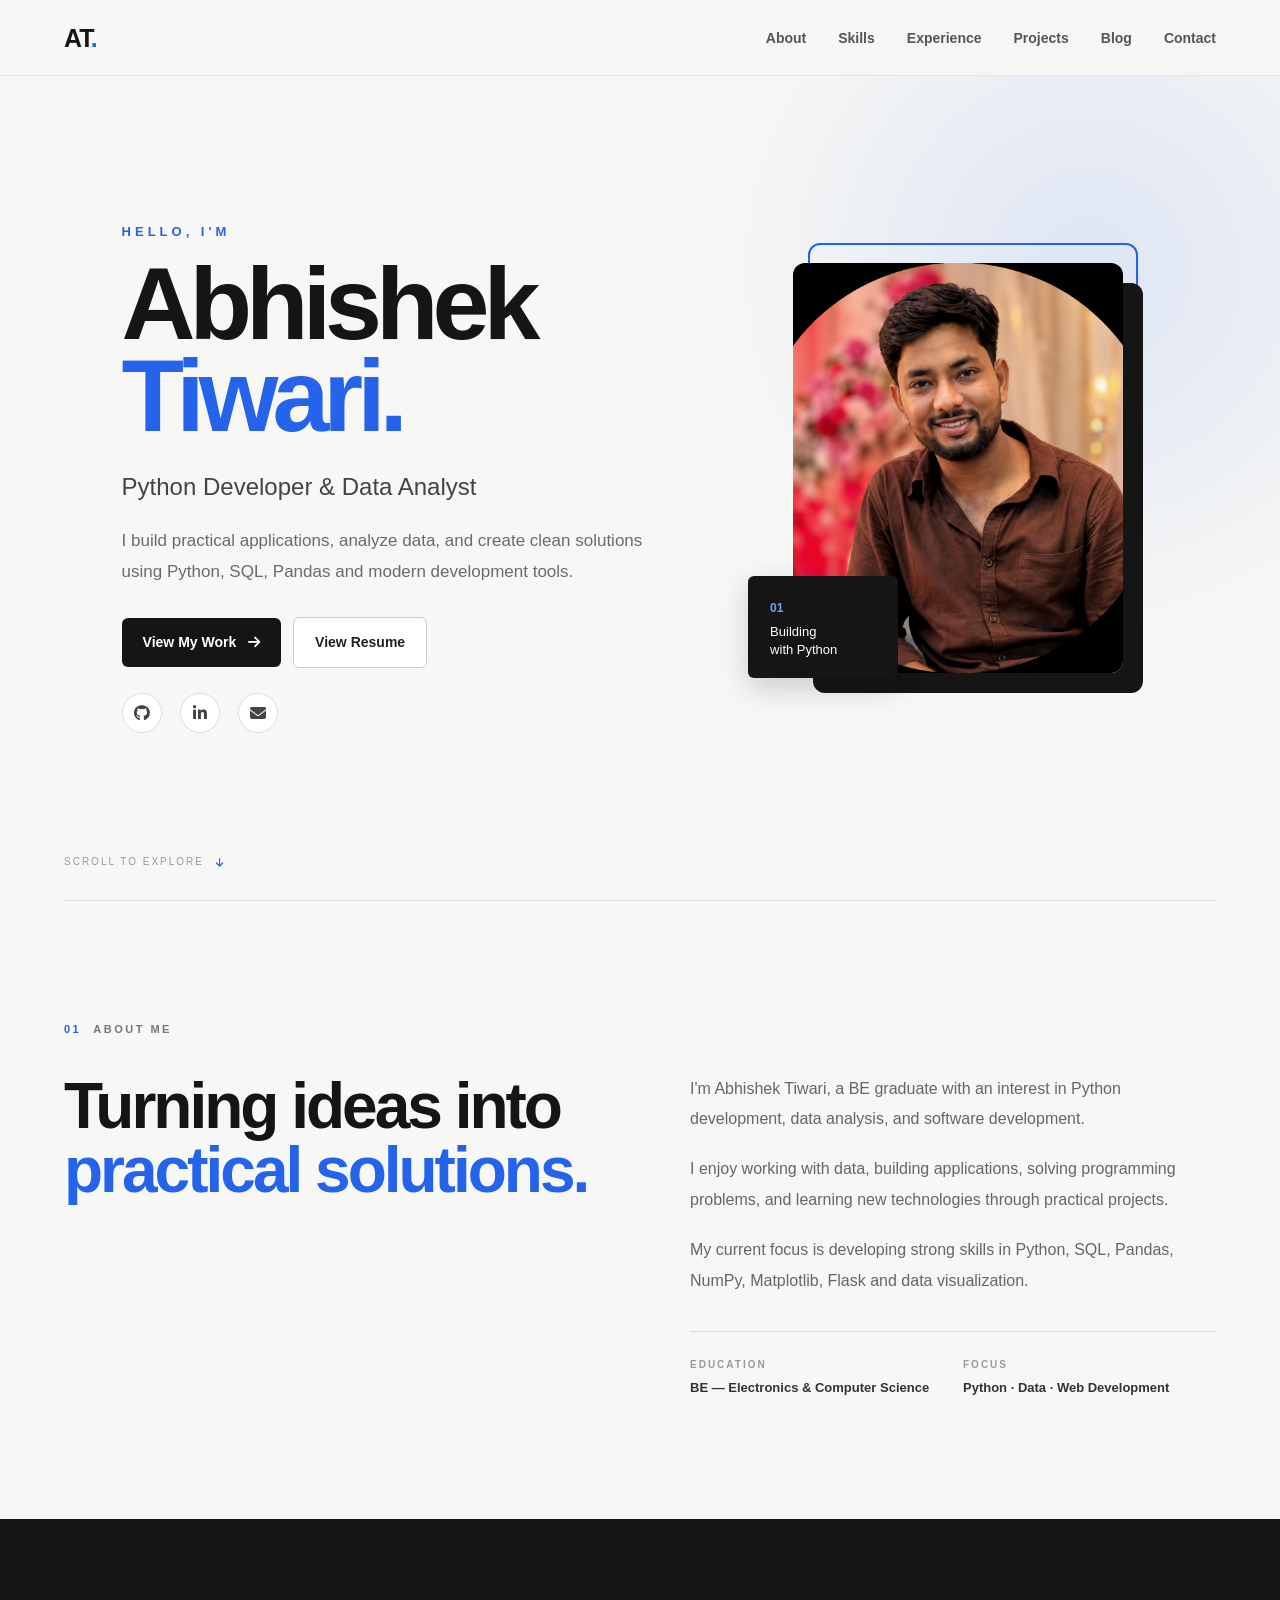
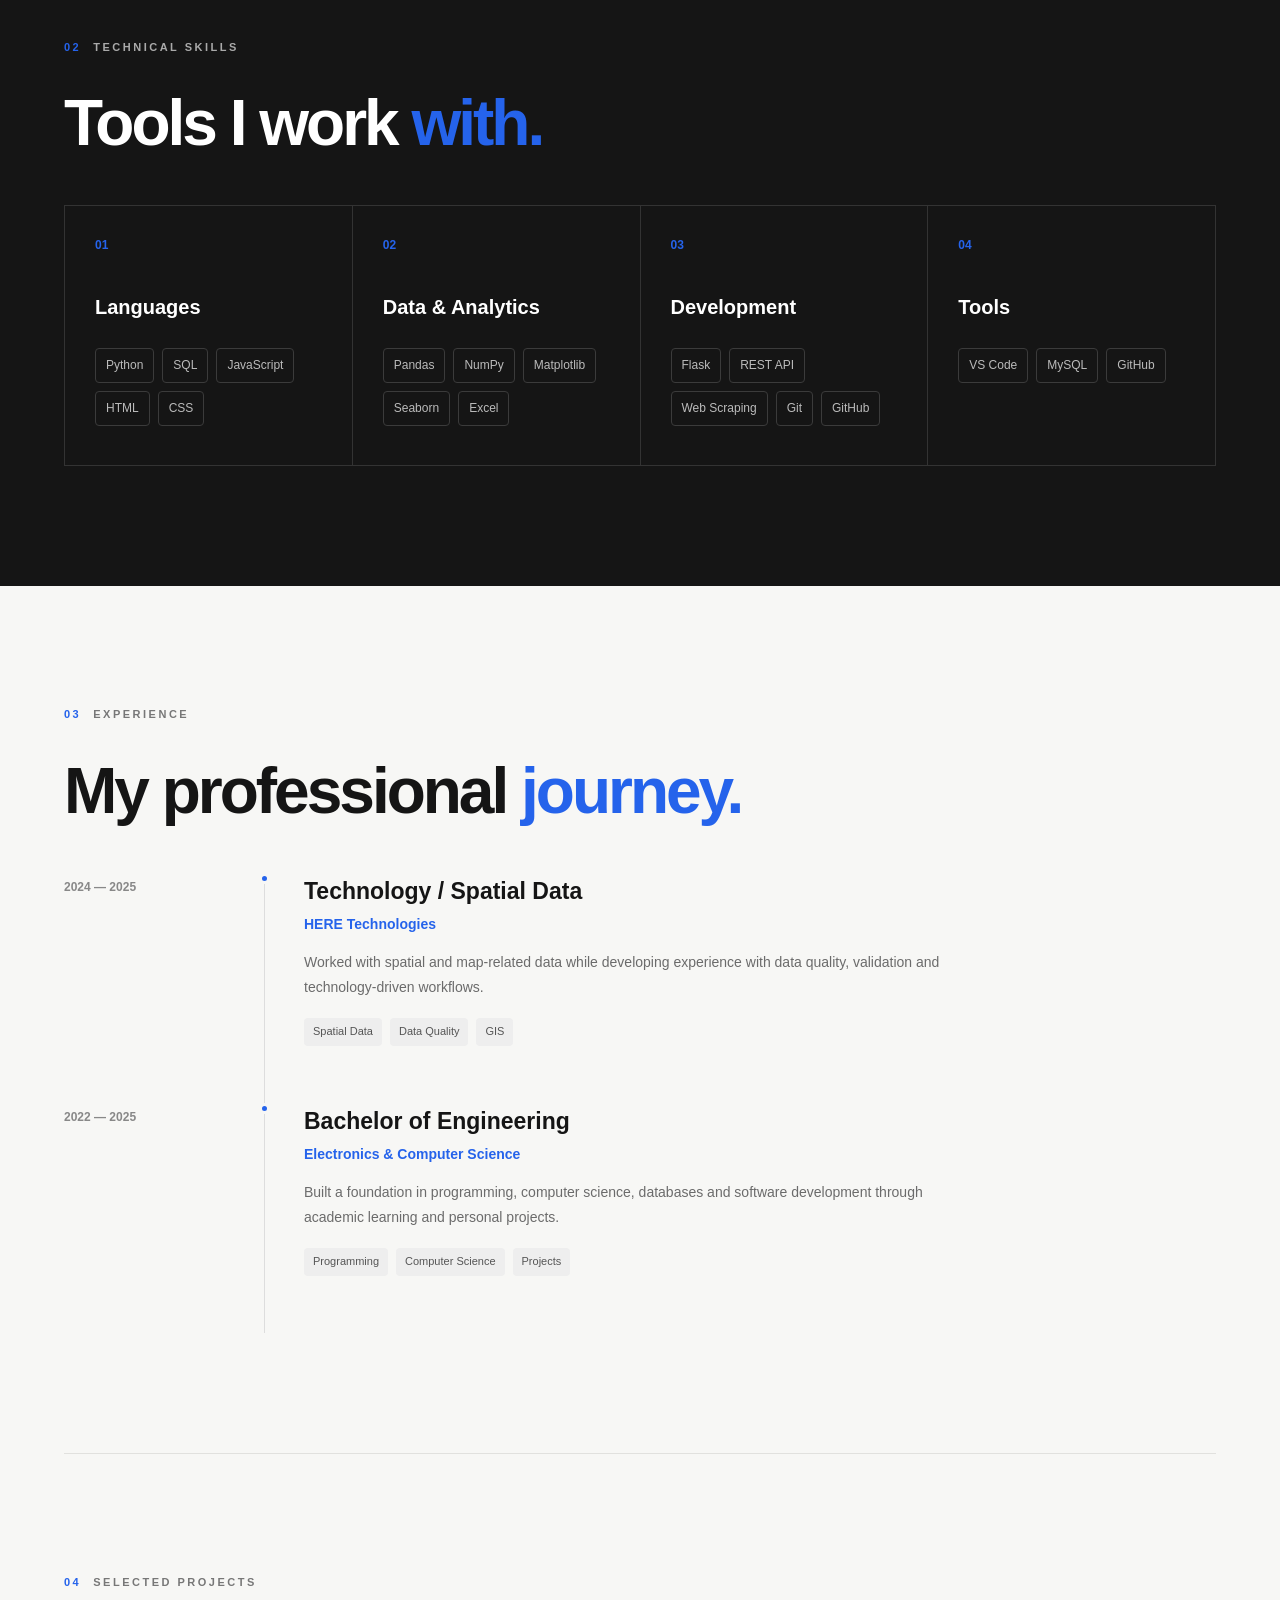
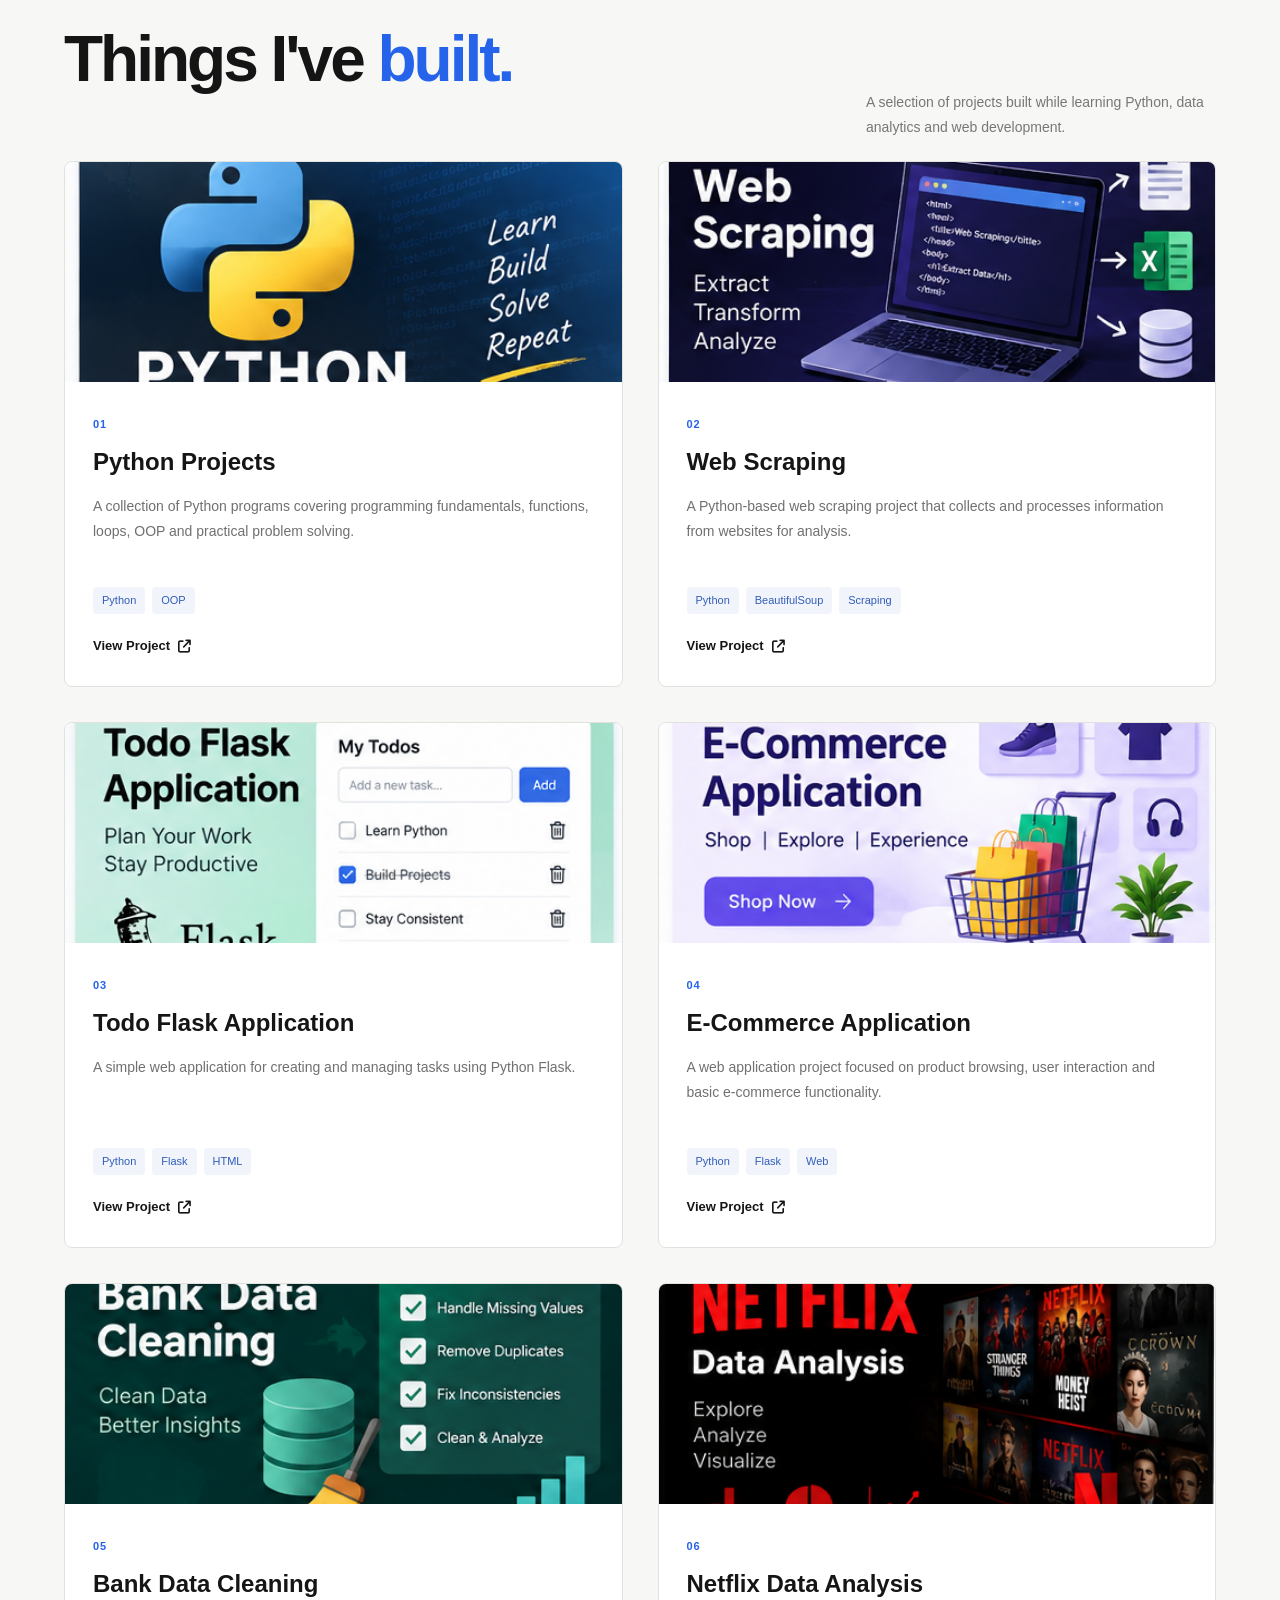
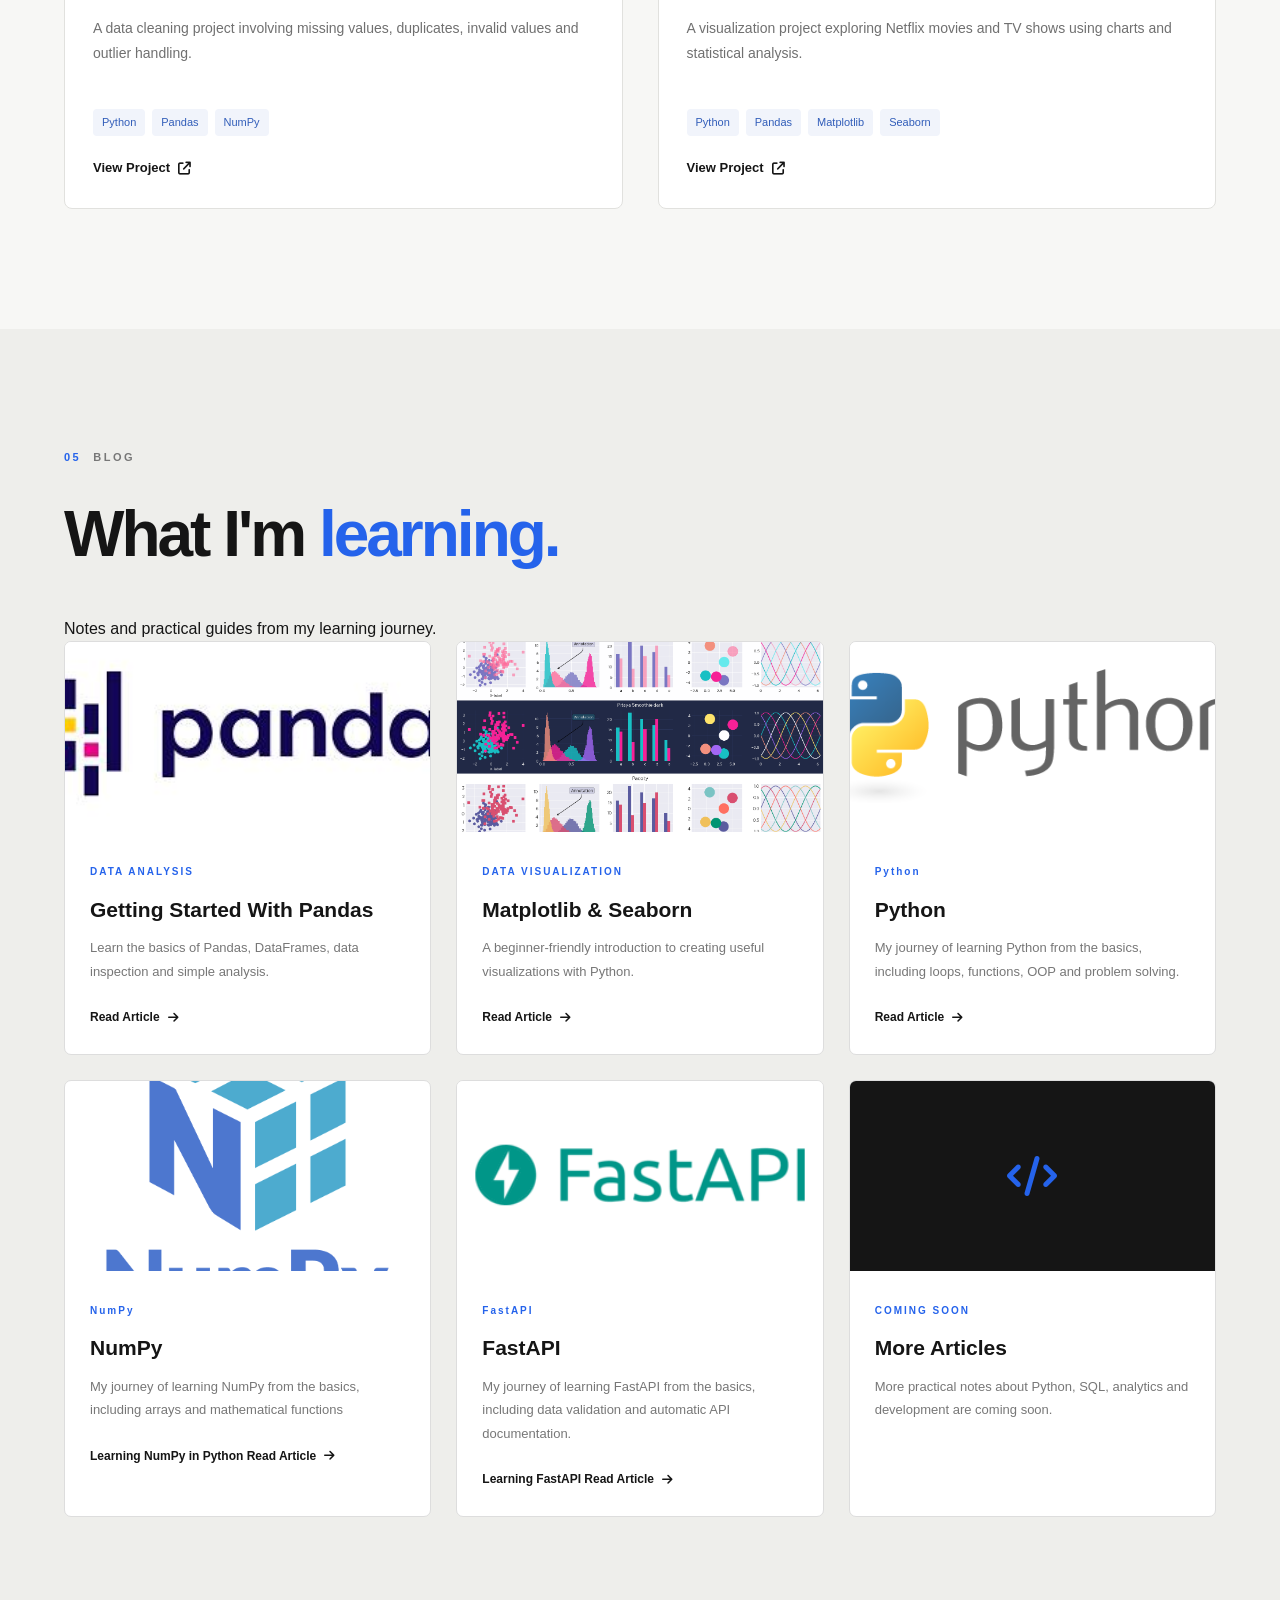
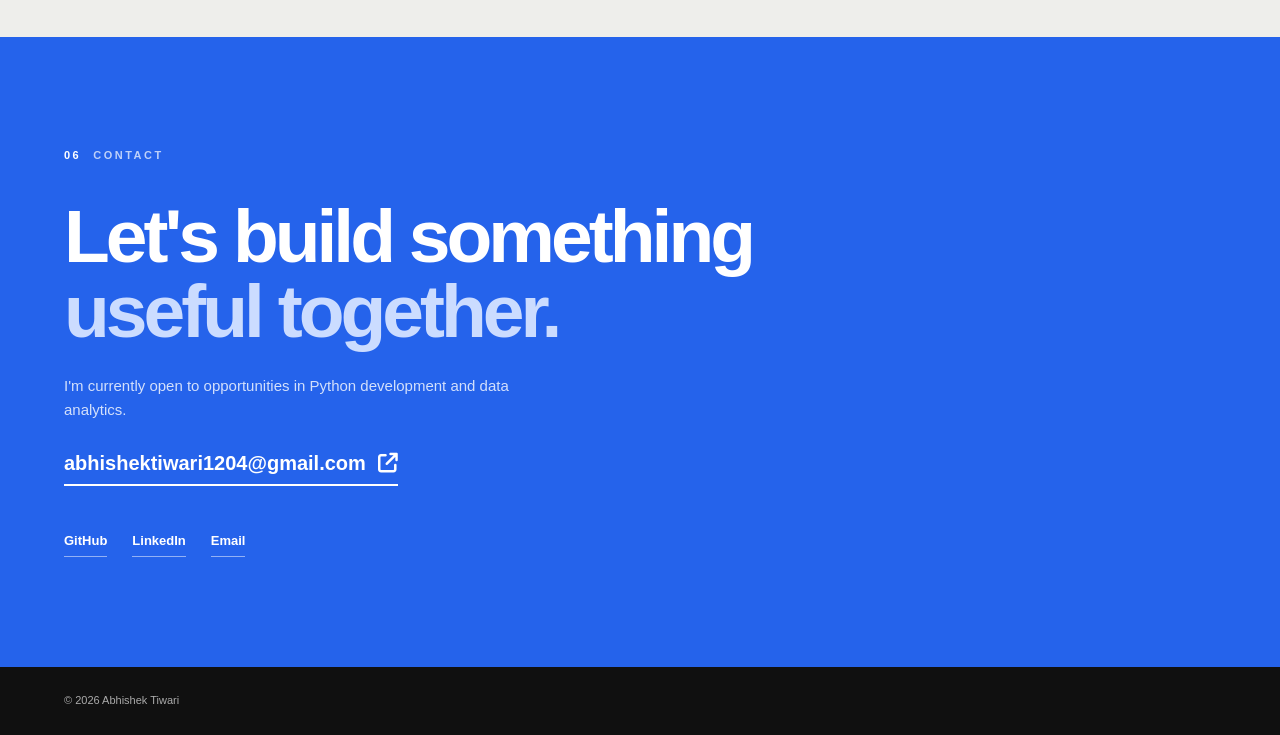
<file: index.html>
<!DOCTYPE html>
<html lang="en">

<head>
    <meta charset="UTF-8">
    <meta name="viewport" content="width=device-width, initial-scale=1.0">

    <title>Abhishek Tiwari | Python Developer & Data Analyst</title>

    <!-- Font Awesome -->
    <link
        rel="stylesheet"
        href="https://cdnjs.cloudflare.com/ajax/libs/font-awesome/6.5.2/css/all.min.css"
    >

    <!-- CSS -->
    <link rel="stylesheet" href="style.css">
</head>

<body>

    <!-- ================= NAVBAR ================= -->

    <header>
        <nav class="navbar">

            <a href="#home" class="logo">
                AT<span>.</span>
            </a>

            <button class="menu-toggle" id="menuToggle">
                <i class="fas fa-bars"></i>
            </button>

            <ul class="nav-links" id="navLinks">
                <li><a href="#about">About</a></li>
                <li><a href="#skills">Skills</a></li>
                <li><a href="#experience">Experience</a></li>
                <li><a href="#projects">Projects</a></li>
                <li><a href="#blog">Blog</a></li>
                <li><a href="#contact">Contact</a></li>
            </ul>

        </nav>
    </header>


    <!-- ================= HERO ================= -->

    <main>

        <section id="home" class="hero">

            <div class="hero-content">

                <div class="hero-text">

                    <p class="small-heading">
                        HELLO, I'M
                    </p>

                    <h1>
                        Abhishek<br>
                        <span>Tiwari.</span>
                    </h1>

                    <h2>
                        Python Developer & Data Analyst
                    </h2>

                    <p class="hero-description">
                        I build practical applications, analyze data, and create
                        clean solutions using Python, SQL, Pandas and modern
                        development tools.
                    </p>

                    <div class="hero-buttons">

                        <a href="#projects" class="primary-btn">
                            View My Work
                            <i class="fas fa-arrow-right"></i>
                        </a>

                        <a href="/resume/Abhishek_Tiwari_Resume.pdf"
                           class="secondary-btn"
                           target="_blank">
                            View Resume
                        </a>

                    </div>

                    <div class="social-links">

                        <a href="https://github.com/Tiwari308"
                           target="_blank"
                           aria-label="GitHub">
                            <i class="fab fa-github"></i>
                        </a>

                        <a href="https://www.linkedin.com/in/abhishek-tiwari-128398323/"
                           target="_blank"
                           aria-label="LinkedIn">
                            <i class="fab fa-linkedin-in"></i>
                        </a>

                        <a href="mailto:abhishektiwari1204@gmail.com"
                           aria-label="Email">
                            <i class="fas fa-envelope"></i>
                        </a>

                    </div>

                </div>


                <div class="hero-image-area">

                    <div class="image-outline"></div>

                    <img
                        src="images/tiwari.png"
                        alt="Abhishek Tiwari"
                        class="profile-image"
                    >

                    <div class="floating-card">
                        <span>01</span>
                        <p>Building<br>with Python</p>
                    </div>

                </div>

            </div>

            <div class="scroll-down">
                <span>SCROLL TO EXPLORE</span>
                <i class="fas fa-arrow-down"></i>
            </div>

        </section>


        <!-- ================= ABOUT ================= -->

        <section id="about" class="section about-section">

            <div class="section-label">
                <span>01</span>
                ABOUT ME
            </div>

            <div class="about-grid">

                <div>
                    <h2 class="section-title">
                        Turning ideas into<br>
                        <span>practical solutions.</span>
                    </h2>
                </div>

                <div class="about-text">

                    <p>
                        I'm Abhishek Tiwari, a BE graduate with an interest in
                        Python development, data analysis, and software
                        development.
                    </p>

                    <p>
                        I enjoy working with data, building applications,
                        solving programming problems, and learning new
                        technologies through practical projects.
                    </p>

                    <p>
                        My current focus is developing strong skills in Python,
                        SQL, Pandas, NumPy, Matplotlib, Flask and data
                        visualization.
                    </p>

                    <div class="about-details">

                        <div>
                            <span>EDUCATION</span>
                            <strong>BE — Electronics & Computer Science</strong>
                        </div>

                        <div>
                            <span>FOCUS</span>
                            <strong>Python · Data · Web Development</strong>
                        </div>

                    </div>

                </div>

            </div>

        </section>


        <!-- ================= SKILLS ================= -->

        <section id="skills" class="section skills-section">

            <div class="section-label">
                <span>02</span>
                TECHNICAL SKILLS
            </div>

            <h2 class="section-title">
                Tools I work <span>with.</span>
            </h2>

            <div class="skills-grid">

                <div class="skill-group">

                    <div class="skill-number">01</div>

                    <h3>Languages</h3>

                    <div class="skill-tags">
                        <span>Python</span>
                        <span>SQL</span>
                        <span>JavaScript</span>
                        <span>HTML</span>
                        <span>CSS</span>
                    </div>

                </div>


                <div class="skill-group">

                    <div class="skill-number">02</div>

                    <h3>Data & Analytics</h3>

                    <div class="skill-tags">
                        <span>Pandas</span>
                        <span>NumPy</span>
                        <span>Matplotlib</span>
                        <span>Seaborn</span>
                        <span>Excel</span>
                    </div>

                </div>


                <div class="skill-group">

                    <div class="skill-number">03</div>

                    <h3>Development</h3>

                    <div class="skill-tags">
                        <span>Flask</span>
                        <span>REST API</span>
                        <span>Web Scraping</span>
                        <span>Git</span>
                        <span>GitHub</span>
                    </div>

                </div>


                <div class="skill-group">

                    <div class="skill-number">04</div>

                    <h3>Tools</h3>

                    <div class="skill-tags">
                        <span>VS Code</span>
                        <span>MySQL</span>
                        <span>GitHub</span>
                    </div>

                </div>

            </div>

        </section>


        <!-- ================= EXPERIENCE ================= -->

        <section id="experience" class="section experience-section">

            <div class="section-label">
                <span>03</span>
                EXPERIENCE
            </div>

            <h2 class="section-title">
                My professional <span>journey.</span>
            </h2>

            <div class="timeline">

                <div class="timeline-item">

                    <div class="timeline-date">
                        2024 — 2025
                    </div>

                    <div class="timeline-line">
                        <span></span>
                    </div>

                    <div class="timeline-content">

                        <h3>Technology / Spatial Data</h3>

                        <h4>HERE Technologies</h4>

                        <p>
                            Worked with spatial and map-related data while
                            developing experience with data quality,
                            validation and technology-driven workflows.
                        </p>

                        <div class="experience-tags">
                            <span>Spatial Data</span>
                            <span>Data Quality</span>
                            <span>GIS</span>
                        </div>

                    </div>

                </div>


                <div class="timeline-item">

                    <div class="timeline-date">
                        2022 — 2025
                    </div>

                    <div class="timeline-line">
                        <span></span>
                    </div>

                    <div class="timeline-content">

                        <h3>Bachelor of Engineering</h3>

                        <h4>Electronics & Computer Science</h4>

                        <p>
                            Built a foundation in programming, computer science,
                            databases and software development through academic
                            learning and personal projects.
                        </p>

                        <div class="experience-tags">
                            <span>Programming</span>
                            <span>Computer Science</span>
                            <span>Projects</span>
                        </div>

                    </div>

                </div>

            </div>

        </section>


        <!-- ================= PROJECTS ================= -->

        <section id="projects" class="section projects-section">

            <div class="section-label">
                <span>04</span>
                SELECTED PROJECTS
            </div>

            <div class="projects-heading">

                <h2 class="section-title">
                    Things I've <span>built.</span>
                </h2>

                <p>
                    A selection of projects built while learning Python,
                    data analytics and web development.
                </p>

            </div>


            <div class="projects-grid">


                <!-- PROJECT 1 -->

                <article class="project-card">

                    <div class="project-image">
                        <img src="project-images/python (2).png"
                             alt="Python Project">
                    </div>

                    <div class="project-info">

                        <span class="project-number">01</span>

                        <h3>Python Projects</h3>

                        <p>
                            A collection of Python programs covering
                            programming fundamentals, functions, loops,
                            OOP and practical problem solving.
                        </p>

                        <div class="project-tech">
                            <span>Python</span>
                            <span>OOP</span>
                        </div>

                        <a href="https://github.com/Tiwari308"
                           target="_blank"
                           class="project-link">
                            View Project
                            <i class="fas fa-arrow-up-right-from-square"></i>
                        </a>

                    </div>

                </article>


                <!-- PROJECT 2 -->

                <article class="project-card">

                    <div class="project-image">
                        <img src="project-images/web-scraping.png"
                             alt="Web Scraping Project">
                    </div>

                    <div class="project-info">

                        <span class="project-number">02</span>

                        <h3>Web Scraping</h3>

                        <p>
                            A Python-based web scraping project that
                            collects and processes information from
                            websites for analysis.
                        </p>

                        <div class="project-tech">
                            <span>Python</span>
                            <span>BeautifulSoup</span>
                            <span>Scraping</span>
                        </div>

                        <a href="https://github.com/Tiwari308/Web-Scraping"
                           target="_blank"
                           class="project-link">
                            View Project
                            <i class="fas fa-arrow-up-right-from-square"></i>
                        </a>

                    </div>

                </article>


                <!-- PROJECT 3 -->

                <article class="project-card">

                    <div class="project-image">
                        <img src="project-images/todo-flask.png"
                             alt="Todo Flask Application">
                    </div>

                    <div class="project-info">

                        <span class="project-number">03</span>

                        <h3>Todo Flask Application</h3>

                        <p>
                            A simple web application for creating and
                            managing tasks using Python Flask.
                        </p>

                        <div class="project-tech">
                            <span>Python</span>
                            <span>Flask</span>
                            <span>HTML</span>
                        </div>

                        <a href="https://github.com/Tiwari308"
                           target="_blank"
                           class="project-link">
                            View Project
                            <i class="fas fa-arrow-up-right-from-square"></i>
                        </a>

                    </div>

                </article>


                <!-- PROJECT 4 -->

                <article class="project-card">

                    <div class="project-image">
                        <img src="project-images/ecommerce.png"
                             alt="E-Commerce Application">
                    </div>

                    <div class="project-info">

                        <span class="project-number">04</span>

                        <h3>E-Commerce Application</h3>

                        <p>
                            A web application project focused on
                            product browsing, user interaction and
                            basic e-commerce functionality.
                        </p>

                        <div class="project-tech">
                            <span>Python</span>
                            <span>Flask</span>
                            <span>Web</span>
                        </div>

                        <a href="https://github.com/Tiwari308"
                           target="_blank"
                           class="project-link">
                            View Project
                            <i class="fas fa-arrow-up-right-from-square"></i>
                        </a>

                    </div>

                </article>


                <!-- PROJECT 5 -->

                <article class="project-card">

                    <div class="project-image">
                        <img src="project-images/bank-marketing.png"
                             alt="Bank Data Cleaning Project">
                    </div>

                    <div class="project-info">

                        <span class="project-number">05</span>

                        <h3>Bank Data Cleaning</h3>

                        <p>
                            A data cleaning project involving missing
                            values, duplicates, invalid values and
                            outlier handling.
                        </p>

                        <div class="project-tech">
                            <span>Python</span>
                            <span>Pandas</span>
                            <span>NumPy</span>
                        </div>

                        <a href="https://github.com/Tiwari308/bank-data-cleaning"
                           target="_blank"
                           class="project-link">
                            View Project
                            <i class="fas fa-arrow-up-right-from-square"></i>
                        </a>

                    </div>

                </article>


                <!-- PROJECT 6 -->

                <article class="project-card">

                    <div class="project-image">
                        <img src="project-images/netflix.png"
                             alt="Netflix Data Analysis">
                    </div>

                    <div class="project-info">

                        <span class="project-number">06</span>

                        <h3>Netflix Data Analysis</h3>

                        <p>
                            A visualization project exploring Netflix
                            movies and TV shows using charts and
                            statistical analysis.
                        </p>

                        <div class="project-tech">
                            <span>Python</span>
                            <span>Pandas</span>
                            <span>Matplotlib</span>
                            <span>Seaborn</span>
                        </div>

                        <a href="https://github.com/Tiwari308/your-netflix-project"
                           target="_blank"
                           class="project-link">
                            View Project
                            <i class="fas fa-arrow-up-right-from-square"></i>
                        </a>

                    </div>

                </article>

            </div>

        </section>


        <!-- ================= BLOG ================= -->

        <section id="blog" class="section blog-section">

            <div class="section-label">
                <span>05</span>
                BLOG
            </div>

            <div class="blog-heading">

                <h2 class="section-title">
                    What I'm <span>learning.</span>
                </h2>

                <p>
                    Notes and practical guides from my learning journey.
                </p>

            </div>


            <div class="blog-grid">

                <article class="blog-card">

                    <div class="blog-image">
                        <img src="blog-images/pandas.jpg"
                             alt="Pandas">
                    </div>

                    <div class="blog-content">

                        <span>DATA ANALYSIS</span>

                        <h3>
                            Getting Started With Pandas
                        </h3>

                        <p>
                            Learn the basics of Pandas, DataFrames,
                            data inspection and simple analysis.
                        </p>

                        <a href="./blogs/pandas.html">
                            Read Article
                            <i class="fas fa-arrow-right"></i>
                        </a>

                    </div>

                </article>


                <article class="blog-card">

                    <div class="blog-image">
                        <img src="blog-images/matplotlib.png"
                             alt="Matplotlib and Seaborn">
                    </div>

                    <div class="blog-content">

                        <span>DATA VISUALIZATION</span>

                        <h3>
                            Matplotlib & Seaborn
                        </h3>

                        <p>
                            A beginner-friendly introduction to creating
                            useful visualizations with Python.
                        </p>

                        <a href="./blogs/matplotlib.html">
                            Read Article
                            <i class="fas fa-arrow-right"></i>
                        </a>

                    </div>

                </article>

                <article class="blog-card">

                    <div class="blog-image">
                        <img src="blog-images\python.png"
                             alt="Python">
                    </div>
                    <div class="blog-content">

                        <span>Python</span>

                        <h3>
                            Python
                        </h3>

                        <p>
                            My journey of learning Python from the basics,
                           including loops, functions, OOP and problem solving.
                        </p>

                        <a href="./blogs/python.html">
                            Read Article
                            <i class="fas fa-arrow-right"></i>
                        </a>

                    </div>

                </article>


                <article class="blog-card">

                    <div class="blog-image">
                        <img src="blog-images\numpy1.png" 
                             alt="NumPy">
                    </div>
                    <div class="blog-content">
                        <span>NumPy</span>
                        <h3>
                            NumPy
                        </h3>
                        <p>
                            My journey of learning NumPy from the basics,
                            including  arrays and mathematical functions
                        </p>
                        <a href="blogs/numpy.html">Learning NumPy in Python
                            Read Article
                            <i class="fas fa-arrow-right"></i>
                        </a>

                    </div>
                </article>
                

                <article class="blog-card">

                    <div class="blog-image">
                        <img src="blog-images\fastapi.png"
                             alt="FastAPI">
                    </div>
                    <div class="blog-content">
                        <span>FastAPI</span>
                        <h3>
                            FastAPI
                        </h3>
                        <p>
                           My journey of learning FastAPI from the basics,
                           including data validation and automatic API documentation.
                        </p>
                        <a href="blogs/fastapi.html">Learning FastAPI
                            Read Article
                            <i class="fas fa-arrow-right"></i>
                        </a>
                    </div>
                </article>
            


                <article class="blog-card blog-coming">

                    <div class="coming-icon">
                        <i class="fas fa-code"></i>
                    </div>

                    <div class="blog-content">

                        <span>COMING SOON</span>

                        <h3>
                            More Articles
                        </h3>

                        <p>
                            More practical notes about Python, SQL,
                            analytics and development are coming soon.
                        </p>

                    </div>

                </article>

            </div>

        </section>


        <!-- ================= CONTACT ================= -->

        <section id="contact" class="contact-section">

            <div class="contact-inner">

                <div class="section-label">
                    <span>06</span>
                    CONTACT
                </div>

                <h2>
                    Let's build something<br>
                    <span>useful together.</span>
                </h2>

                <p>
                    I'm currently open to opportunities in Python
                    development and data analytics.
                </p>

                <a href="mailto:abhishektiwari1204@gmail.com"
                   class="contact-email">
                    abhishektiwari1204@gmail.com
                    <i class="fas fa-arrow-up-right-from-square"></i>
                </a>

                <div class="contact-social">

                    <a href="https://github.com/Tiwari308"
                       target="_blank">
                        GitHub
                    </a>

                    <a href="https://www.linkedin.com/in/abhishek-tiwari-128398323/"
                       target="_blank">
                        LinkedIn
                    </a>

                    <a href="mailto:abhishektiwari1204@gmail.com">
                        Email
                    </a>

                </div>

            </div>

        </section>

    </main>


    <!-- ================= FOOTER ================= -->

    <footer>

        <div class="footer-content">

            <p>
                © 2026 Abhishek Tiwari
            </p>

            

        </div>

    </footer>


    <!-- BACK TO TOP -->

    <button id="backToTop">
        <i class="fas fa-arrow-up"></i>
    </button>


    <!-- JAVASCRIPT -->

    <script>

        const menuToggle = document.getElementById("menuToggle");
        const navLinks = document.getElementById("navLinks");

        menuToggle.addEventListener("click", () => {
            navLinks.classList.toggle("active");
        });


        document.querySelectorAll(".nav-links a").forEach(link => {

            link.addEventListener("click", () => {
                navLinks.classList.remove("active");
            });

        });


        const backToTop = document.getElementById("backToTop");

        window.addEventListener("scroll", () => {

            if (window.scrollY > 500) {
                backToTop.style.display = "flex";
            } else {
                backToTop.style.display = "none";
            }

        });


        backToTop.addEventListener("click", () => {

            window.scrollTo({
                top: 0,
                behavior: "smooth"
            });

        });

    </script>

</body>

</html>
</file>
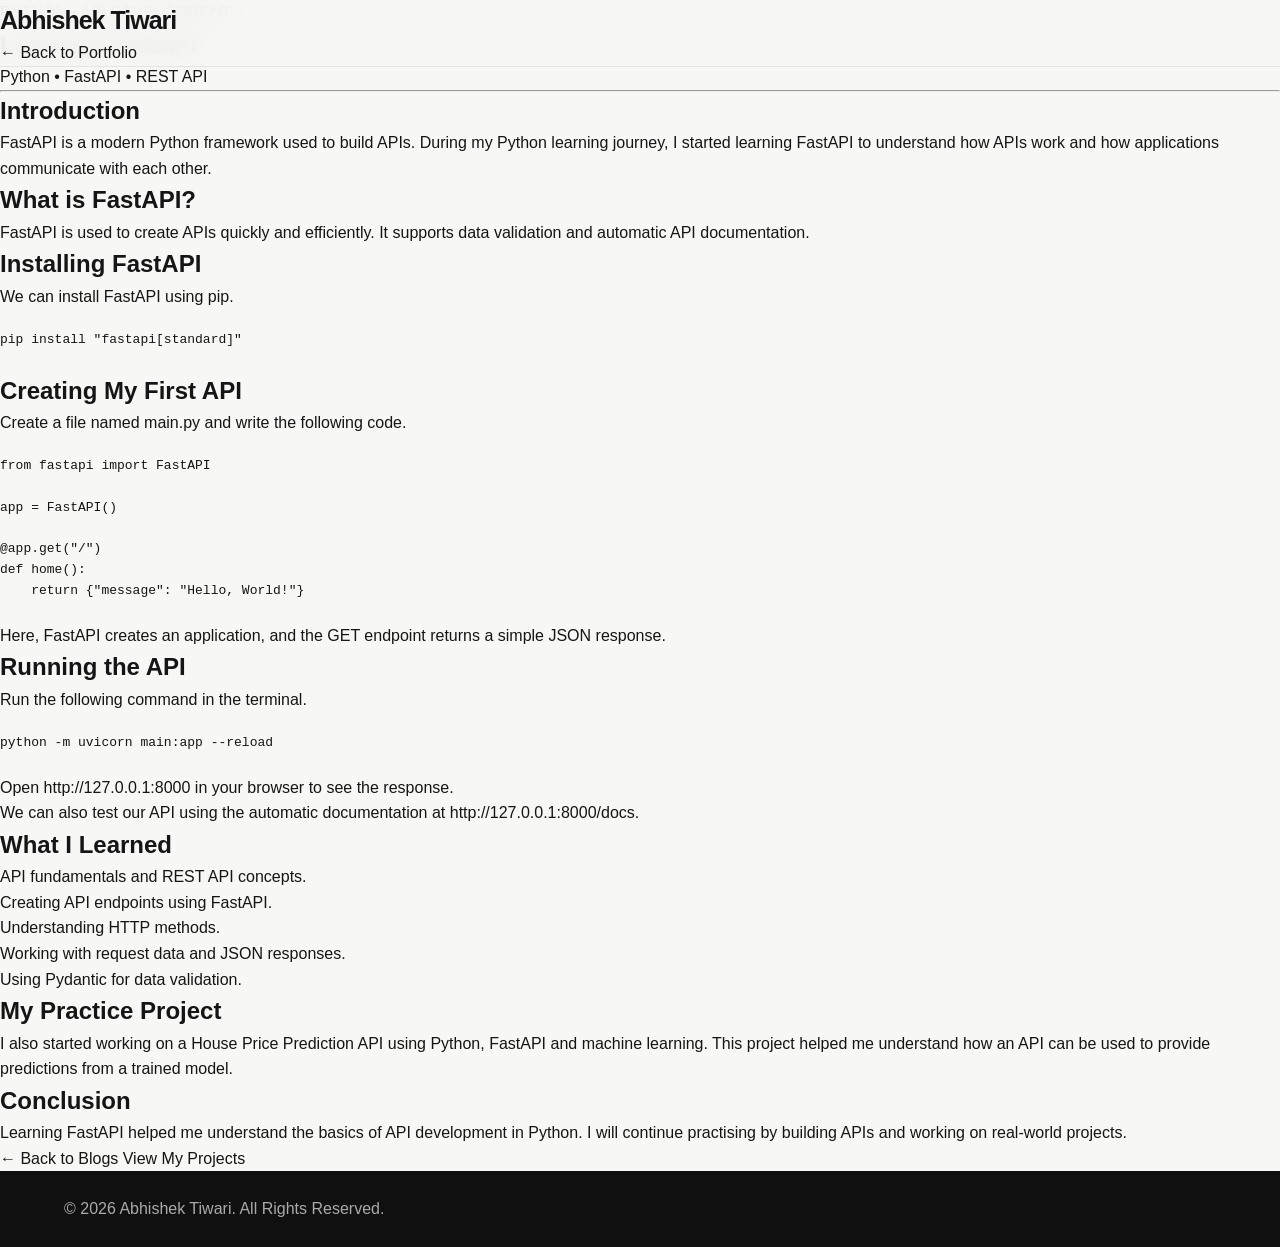
<file: blogs/fastapi.html>
<!DOCTYPE html>
<html lang="en">

<head>
    <meta charset="UTF-8">
    <meta name="viewport" content="width=device-width, initial-scale=1.0">

    <title>Learning FastAPI | Abhishek Tiwari</title>

    <link rel="stylesheet" href="../style.css">
</head>

<body>

    <!-- Navigation -->
    <header>
        <nav>
            <div class="logo">Abhishek Tiwari</div>

            <a href="../index.html" class="blog-home">
                ← Back to Portfolio
            </a>
        </nav>
    </header>

    <!-- Blog Post -->
    <section class="blog-post">

        <p class="blog-type">PYTHON • API DEVELOPMENT</p>

        <h1>Learning FastAPI</h1>

        <p class="blog-date">
            Python • FastAPI • REST API
        </p>

        <hr>

        <!-- Introduction -->
        <h2>Introduction</h2>

        <p>
            FastAPI is a modern Python framework used to build APIs.
            During my Python learning journey, I started learning
            FastAPI to understand how APIs work and how applications
            communicate with each other.
        </p>

        <!-- What is FastAPI -->
        <h2>What is FastAPI?</h2>

        <p>
            FastAPI is used to create APIs quickly and efficiently.
            It supports data validation and automatic API documentation.
        </p>

        <!-- Installation -->
        <h2>Installing FastAPI</h2>

        <p>
            We can install FastAPI using pip.
        </p>

        <pre><code>
pip install "fastapi[standard]"
        </code></pre>

        <!-- First API -->
        <h2>Creating My First API</h2>

        <p>
            Create a file named main.py and write the following code.
        </p>

        <pre><code>
from fastapi import FastAPI

app = FastAPI()

@app.get("/")
def home():
    return {"message": "Hello, World!"}
        </code></pre>

        <p>
            Here, FastAPI creates an application, and the GET
            endpoint returns a simple JSON response.
        </p>

        <!-- Run API -->
        <h2>Running the API</h2>

        <p>
            Run the following command in the terminal.
        </p>

        <pre><code>
python -m uvicorn main:app --reload
        </code></pre>

        <p>
            Open http://127.0.0.1:8000 in your browser to see
            the response.
        </p>

        <p>
            We can also test our API using the automatic
            documentation at http://127.0.0.1:8000/docs.
        </p>

        <!-- Learning -->
        <h2>What I Learned</h2>

        <ul>
            <li>API fundamentals and REST API concepts.</li>
            <li>Creating API endpoints using FastAPI.</li>
            <li>Understanding HTTP methods.</li>
            <li>Working with request data and JSON responses.</li>
            <li>Using Pydantic for data validation.</li>
        </ul>

        <!-- Project -->
        <h2>My Practice Project</h2>

        <p>
            I also started working on a House Price Prediction API
            using Python, FastAPI and machine learning. This project
            helped me understand how an API can be used to provide
            predictions from a trained model.
        </p>

        <!-- Conclusion -->
        <h2>Conclusion</h2>

        <p>
            Learning FastAPI helped me understand the basics of API
            development in Python. I will continue practising by
            building APIs and working on real-world projects.
        </p>

        <!-- Navigation -->
        <div class="blog-navigation">

            <a href="../index.html#blog" class="blog-btn">
                ← Back to Blogs
            </a>

            <a href="../index.html#projects" class="blog-btn">
                View My Projects
            </a>

        </div>

    </section>

    <!-- Footer -->
    <footer>
        <p>© 2026 Abhishek Tiwari. All Rights Reserved.</p>
    </footer>

</body>

</html>
</file>
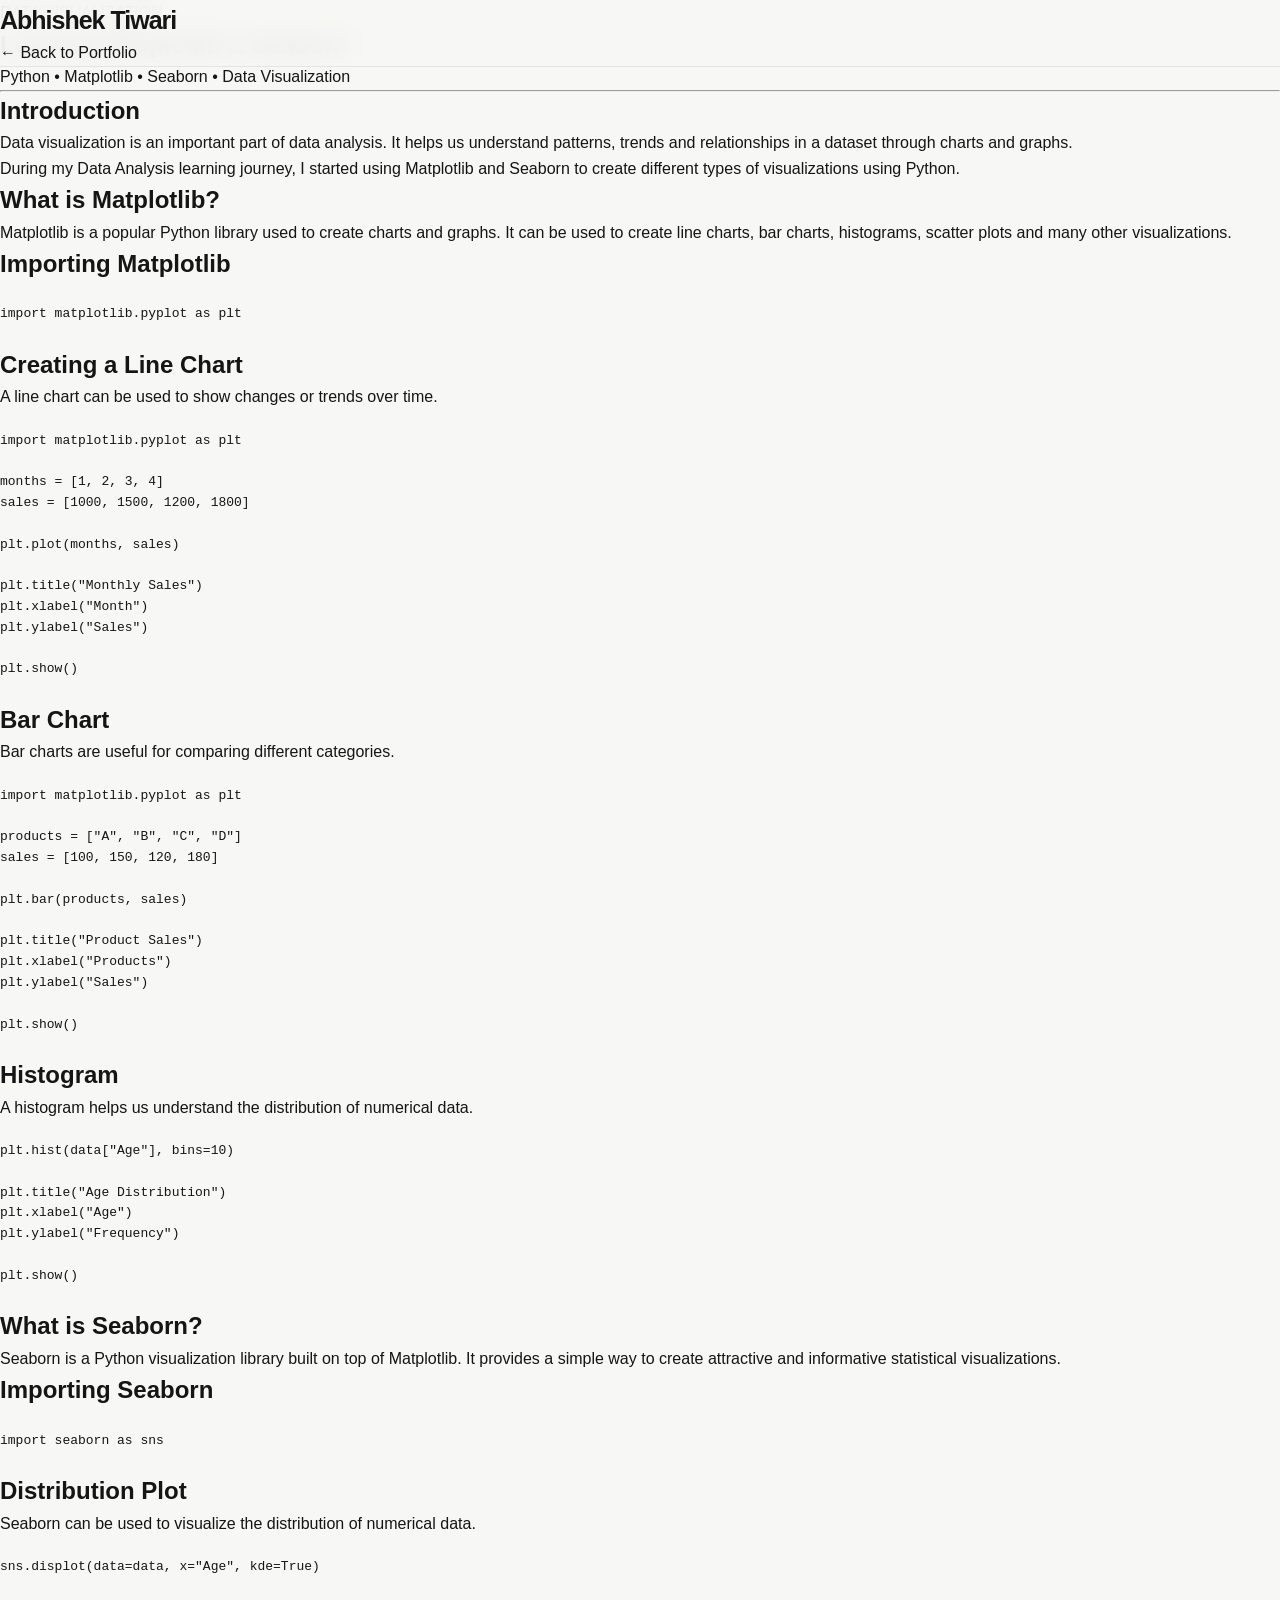
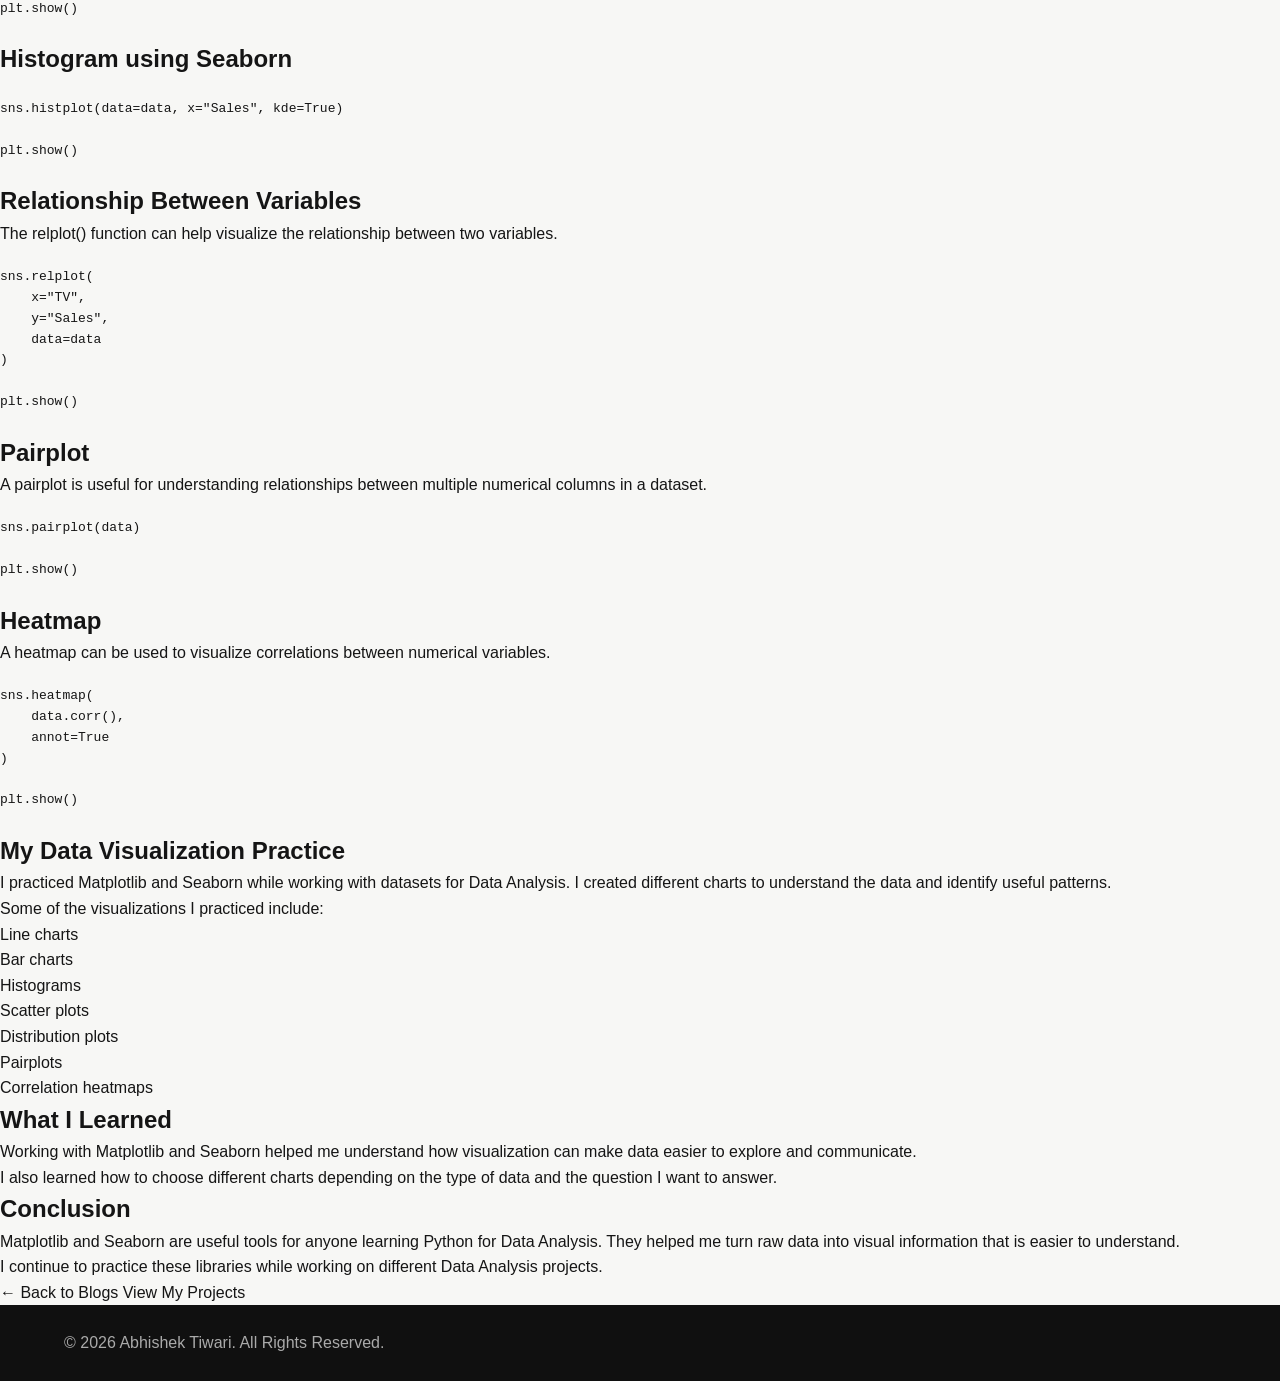
<file: blogs/matplotlib.html>
<!DOCTYPE html>
<html lang="en">

<head>
    <meta charset="UTF-8">
    <meta name="viewport" content="width=device-width, initial-scale=1.0">

    <title>Learning Matplotlib & Seaborn | Abhishek Tiwari</title>

    <link rel="stylesheet" href="../style.css">
</head>

<body>

    <!-- Navigation -->
    <header>
        <nav>
            <div class="logo">Abhishek Tiwari</div>

            <a href="../index.html" class="blog-home">
                ← Back to Portfolio
            </a>
        </nav>
    </header>


    <!-- Blog Post -->
    <section class="blog-post">

        <p class="blog-type">DATA VISUALIZATION</p>

        <h1>Learning Matplotlib & Seaborn</h1>

        <p class="blog-date">
            Python • Matplotlib • Seaborn • Data Visualization
        </p>

        <hr>


        <!-- Introduction -->
        <h2>Introduction</h2>

        <p>
            Data visualization is an important part of data analysis.
            It helps us understand patterns, trends and relationships
            in a dataset through charts and graphs.
        </p>

        <p>
            During my Data Analysis learning journey, I started using
            Matplotlib and Seaborn to create different types of
            visualizations using Python.
        </p>


        <!-- Matplotlib -->
        <h2>What is Matplotlib?</h2>

        <p>
            Matplotlib is a popular Python library used to create
            charts and graphs. It can be used to create line charts,
            bar charts, histograms, scatter plots and many other
            visualizations.
        </p>


        <!-- Import -->
        <h2>Importing Matplotlib</h2>

        <pre><code>
import matplotlib.pyplot as plt
        </code></pre>


        <!-- Line Chart -->
        <h2>Creating a Line Chart</h2>

        <p>
            A line chart can be used to show changes or trends over
            time.
        </p>

        <pre><code>
import matplotlib.pyplot as plt

months = [1, 2, 3, 4]
sales = [1000, 1500, 1200, 1800]

plt.plot(months, sales)

plt.title("Monthly Sales")
plt.xlabel("Month")
plt.ylabel("Sales")

plt.show()
        </code></pre>


        <!-- Bar Chart -->
        <h2>Bar Chart</h2>

        <p>
            Bar charts are useful for comparing different categories.
        </p>

        <pre><code>
import matplotlib.pyplot as plt

products = ["A", "B", "C", "D"]
sales = [100, 150, 120, 180]

plt.bar(products, sales)

plt.title("Product Sales")
plt.xlabel("Products")
plt.ylabel("Sales")

plt.show()
        </code></pre>


        <!-- Histogram -->
        <h2>Histogram</h2>

        <p>
            A histogram helps us understand the distribution of
            numerical data.
        </p>

        <pre><code>
plt.hist(data["Age"], bins=10)

plt.title("Age Distribution")
plt.xlabel("Age")
plt.ylabel("Frequency")

plt.show()
        </code></pre>


        <!-- Seaborn -->
        <h2>What is Seaborn?</h2>

        <p>
            Seaborn is a Python visualization library built on top
            of Matplotlib. It provides a simple way to create
            attractive and informative statistical visualizations.
        </p>


        <!-- Import Seaborn -->
        <h2>Importing Seaborn</h2>

        <pre><code>
import seaborn as sns
        </code></pre>


        <!-- Distribution Plot -->
        <h2>Distribution Plot</h2>

        <p>
            Seaborn can be used to visualize the distribution of
            numerical data.
        </p>

        <pre><code>
sns.displot(data=data, x="Age", kde=True)

plt.show()
        </code></pre>


        <!-- Histogram -->
        <h2>Histogram using Seaborn</h2>

        <pre><code>
sns.histplot(data=data, x="Sales", kde=True)

plt.show()
        </code></pre>


        <!-- Relationship -->
        <h2>Relationship Between Variables</h2>

        <p>
            The relplot() function can help visualize the relationship
            between two variables.
        </p>

        <pre><code>
sns.relplot(
    x="TV",
    y="Sales",
    data=data
)

plt.show()
        </code></pre>


        <!-- Pairplot -->
        <h2>Pairplot</h2>

        <p>
            A pairplot is useful for understanding relationships
            between multiple numerical columns in a dataset.
        </p>

        <pre><code>
sns.pairplot(data)

plt.show()
        </code></pre>


        <!-- Heatmap -->
        <h2>Heatmap</h2>

        <p>
            A heatmap can be used to visualize correlations between
            numerical variables.
        </p>

        <pre><code>
sns.heatmap(
    data.corr(),
    annot=True
)

plt.show()
        </code></pre>


        <!-- Project -->
        <h2>My Data Visualization Practice</h2>

        <p>
            I practiced Matplotlib and Seaborn while working with
            datasets for Data Analysis. I created different charts
            to understand the data and identify useful patterns.
        </p>

        <p>
            Some of the visualizations I practiced include:
        </p>

        <ul>
            <li>Line charts</li>
            <li>Bar charts</li>
            <li>Histograms</li>
            <li>Scatter plots</li>
            <li>Distribution plots</li>
            <li>Pairplots</li>
            <li>Correlation heatmaps</li>
        </ul>


        <!-- Learning -->
        <h2>What I Learned</h2>

        <p>
            Working with Matplotlib and Seaborn helped me understand
            how visualization can make data easier to explore and
            communicate.
        </p>

        <p>
            I also learned how to choose different charts depending
            on the type of data and the question I want to answer.
        </p>


        <!-- Conclusion -->
        <h2>Conclusion</h2>

        <p>
            Matplotlib and Seaborn are useful tools for anyone
            learning Python for Data Analysis. They helped me turn
            raw data into visual information that is easier to
            understand.
        </p>

        <p>
            I continue to practice these libraries while working on
            different Data Analysis projects.
        </p>


        <!-- Navigation Buttons -->
        <div class="blog-navigation">

            <a href="../index.html#blog" class="blog-btn">
                ← Back to Blogs
            </a>

            <a href="../index.html#projects" class="blog-btn">
                View My Projects
            </a>

        </div>

    </section>


    <!-- Footer -->
    <footer>
        <p>© 2026 Abhishek Tiwari. All Rights Reserved.</p>
    </footer>

</body>

</html>
</file>
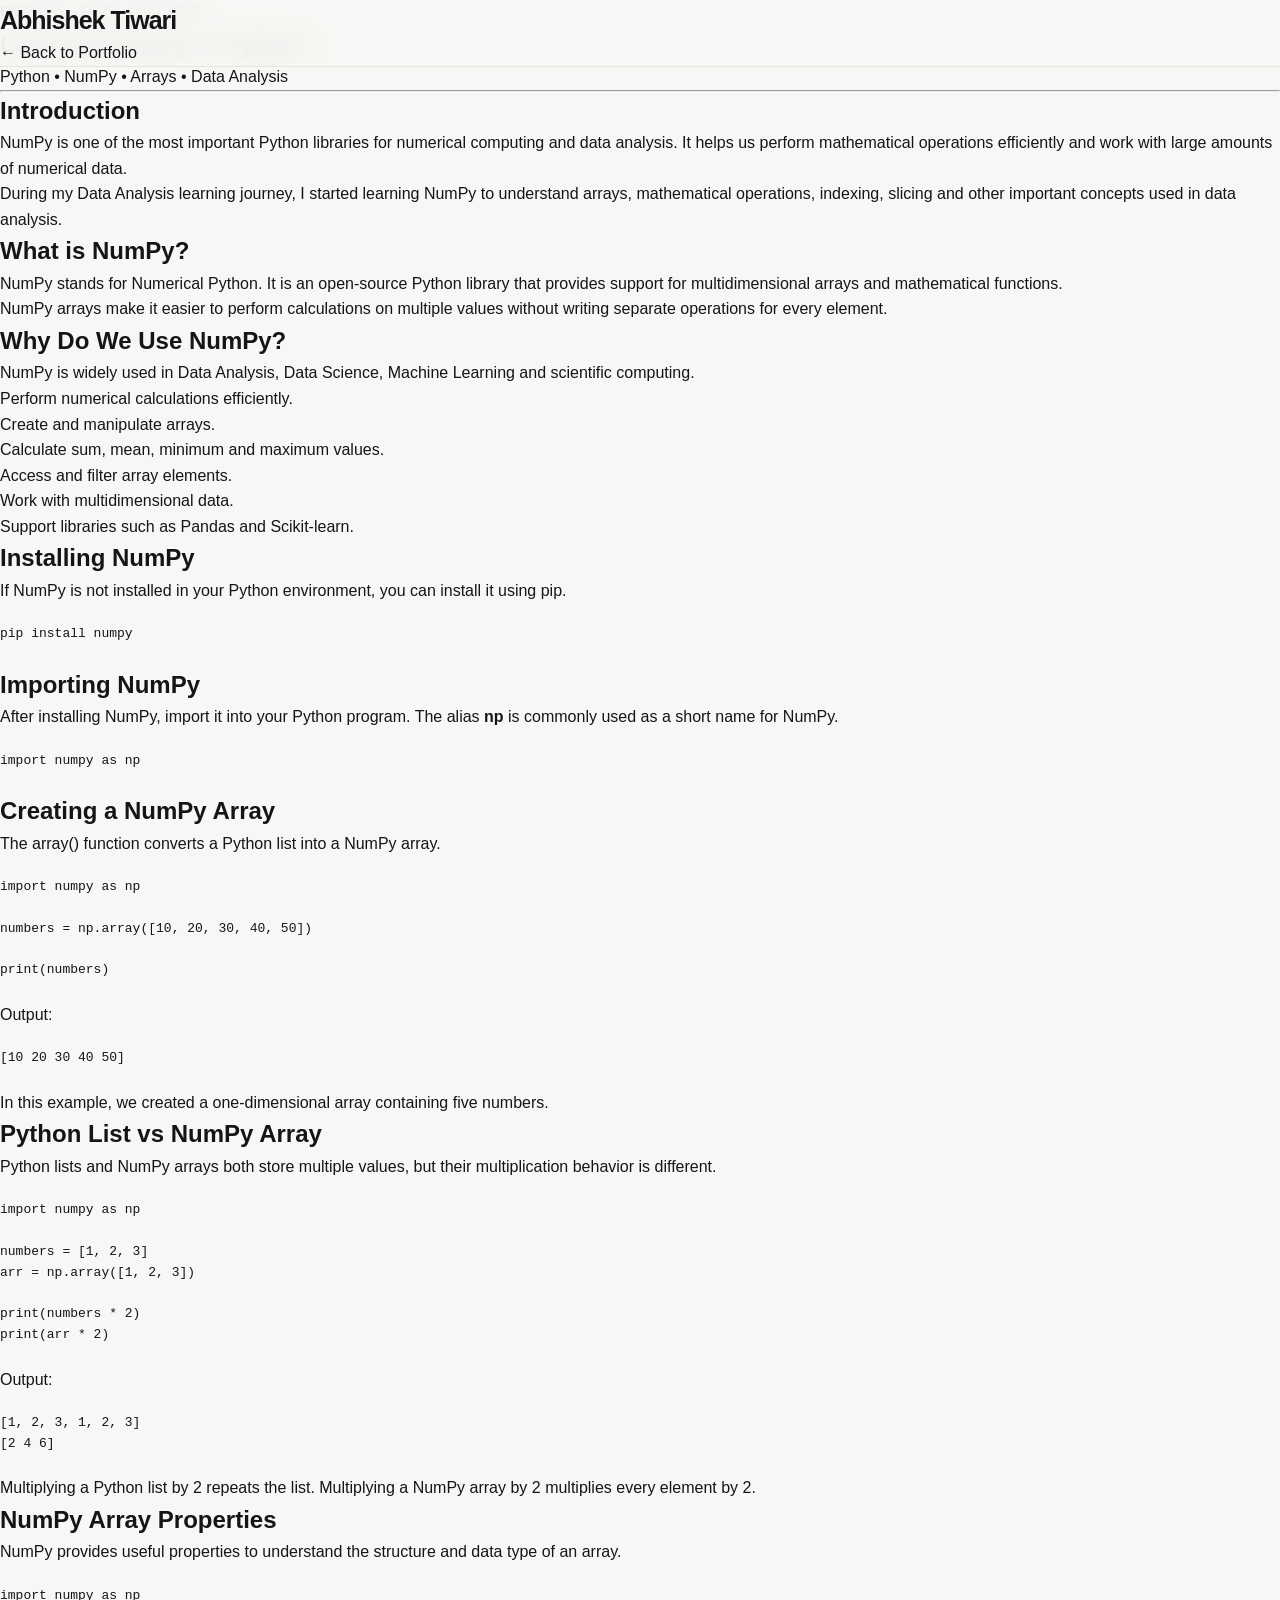
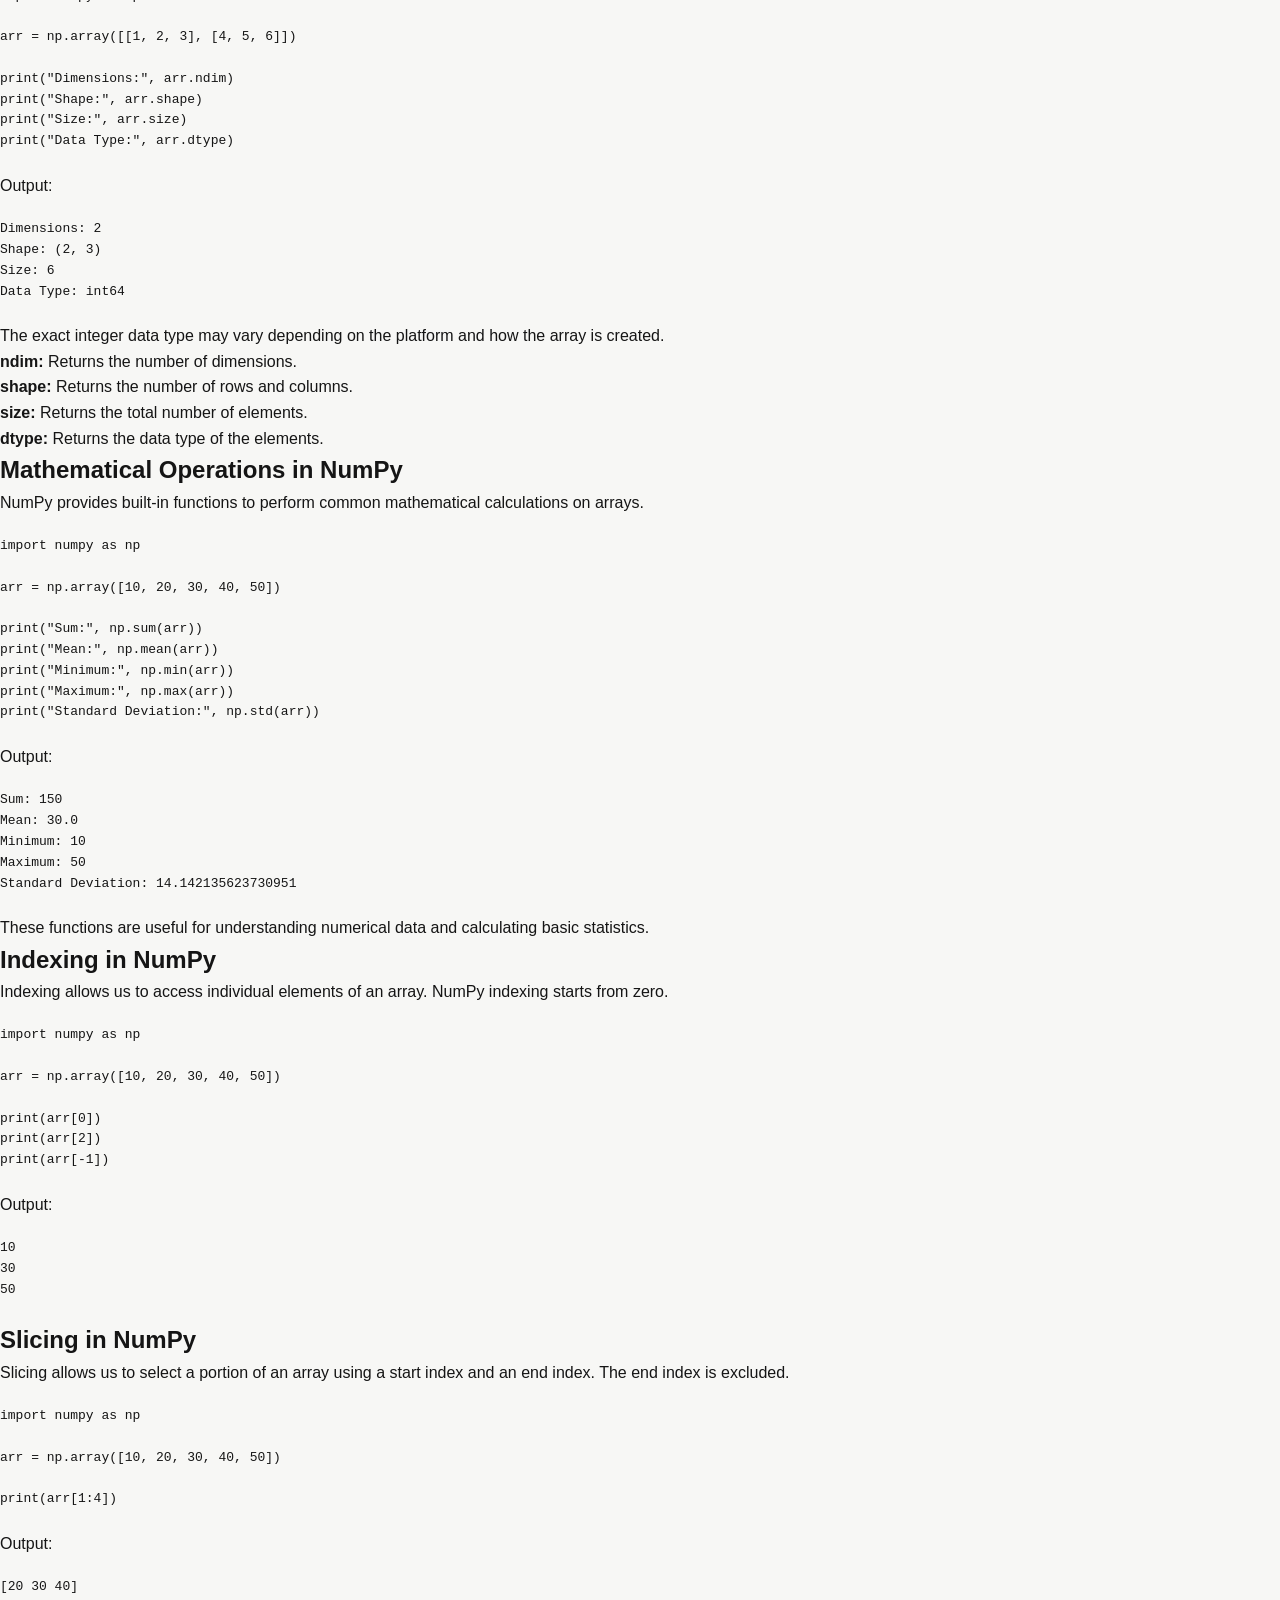
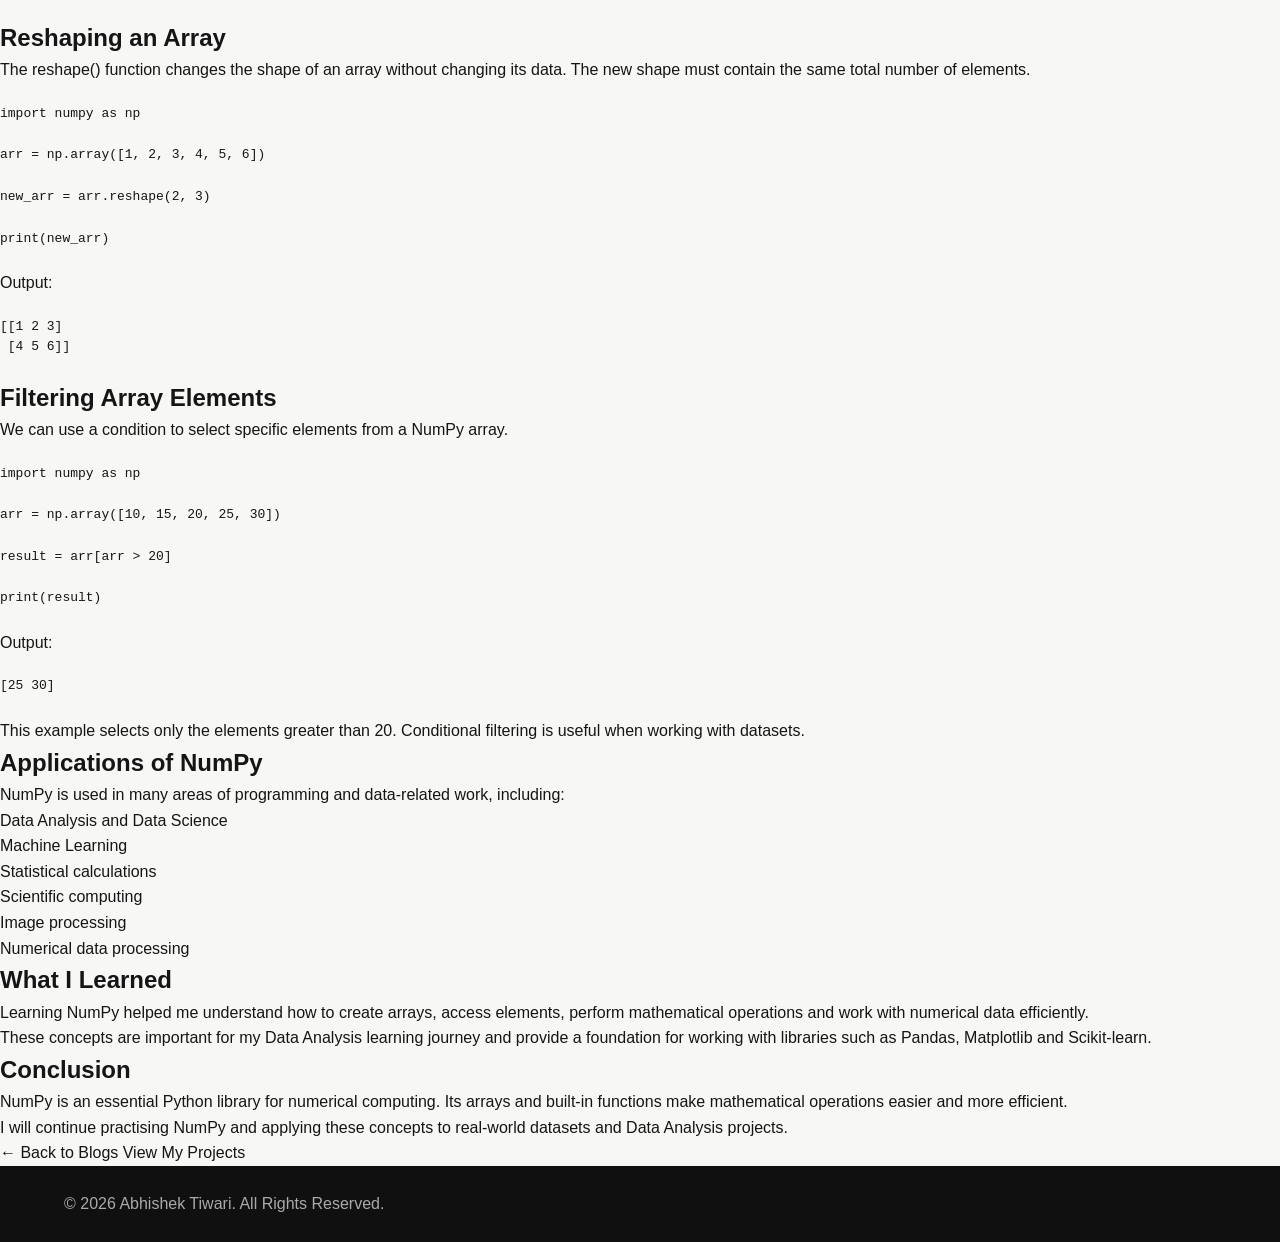
<file: blogs/numpy.html>
<!DOCTYPE html>
<html lang="en">

<head>
    <meta charset="UTF-8">
    <meta name="viewport" content="width=device-width, initial-scale=1.0">

    <title>Learning NumPy | Abhishek Tiwari</title>

    <link rel="stylesheet" href="../style.css">
</head>

<body>

    <!-- Navigation -->
    <header>
        <nav>
            <div class="logo">Abhishek Tiwari</div>

            <a href="../index.html" class="blog-home">
                ← Back to Portfolio
            </a>
        </nav>
    </header>

    <!-- Blog Post -->
    <section class="blog-post">

        <p class="blog-type">PYTHON • DATA ANALYSIS</p>

        <h1>Learning NumPy in Python</h1>

        <p class="blog-date">
            Python • NumPy • Arrays • Data Analysis
        </p>

        <hr>

        <!-- Introduction -->
        <h2>Introduction</h2>

        <p>
            NumPy is one of the most important Python libraries
            for numerical computing and data analysis. It helps
            us perform mathematical operations efficiently and
            work with large amounts of numerical data.
        </p>

        <p>
            During my Data Analysis learning journey, I started
            learning NumPy to understand arrays, mathematical
            operations, indexing, slicing and other important
            concepts used in data analysis.
        </p>

        <!-- What is NumPy -->
        <h2>What is NumPy?</h2>

        <p>
            NumPy stands for Numerical Python. It is an open-source
            Python library that provides support for multidimensional
            arrays and mathematical functions.
        </p>

        <p>
            NumPy arrays make it easier to perform calculations on
            multiple values without writing separate operations
            for every element.
        </p>

        <!-- Why NumPy -->
        <h2>Why Do We Use NumPy?</h2>

        <p>
            NumPy is widely used in Data Analysis, Data Science,
            Machine Learning and scientific computing.
        </p>

        <ul>
            <li>Perform numerical calculations efficiently.</li>
            <li>Create and manipulate arrays.</li>
            <li>Calculate sum, mean, minimum and maximum values.</li>
            <li>Access and filter array elements.</li>
            <li>Work with multidimensional data.</li>
            <li>Support libraries such as Pandas and Scikit-learn.</li>
        </ul>

        <!-- Installation -->
        <h2>Installing NumPy</h2>

        <p>
            If NumPy is not installed in your Python environment,
            you can install it using pip.
        </p>

        <pre><code>
pip install numpy
        </code></pre>

        <!-- Import -->
        <h2>Importing NumPy</h2>

        <p>
            After installing NumPy, import it into your Python
            program. The alias <strong>np</strong> is commonly
            used as a short name for NumPy.
        </p>

        <pre><code>
import numpy as np
        </code></pre>

        <!-- Creating Array -->
        <h2>Creating a NumPy Array</h2>

        <p>
            The array() function converts a Python list into
            a NumPy array.
        </p>

        <pre><code>
import numpy as np

numbers = np.array([10, 20, 30, 40, 50])

print(numbers)
        </code></pre>

        <p>Output:</p>

        <pre><code>
[10 20 30 40 50]
        </code></pre>

        <p>
            In this example, we created a one-dimensional array
            containing five numbers.
        </p>

        <!-- List vs Array -->
        <h2>Python List vs NumPy Array</h2>

        <p>
            Python lists and NumPy arrays both store multiple
            values, but their multiplication behavior is different.
        </p>

        <pre><code>
import numpy as np

numbers = [1, 2, 3]
arr = np.array([1, 2, 3])

print(numbers * 2)
print(arr * 2)
        </code></pre>

        <p>Output:</p>

        <pre><code>
[1, 2, 3, 1, 2, 3]
[2 4 6]
        </code></pre>

        <p>
            Multiplying a Python list by 2 repeats the list.
            Multiplying a NumPy array by 2 multiplies every
            element by 2.
        </p>

        <!-- Array Properties -->
        <h2>NumPy Array Properties</h2>

        <p>
            NumPy provides useful properties to understand the
            structure and data type of an array.
        </p>

        <pre><code>
import numpy as np

arr = np.array([[1, 2, 3], [4, 5, 6]])

print("Dimensions:", arr.ndim)
print("Shape:", arr.shape)
print("Size:", arr.size)
print("Data Type:", arr.dtype)
        </code></pre>

        <p>Output:</p>

        <pre><code>
Dimensions: 2
Shape: (2, 3)
Size: 6
Data Type: int64
        </code></pre>

        <p>
            The exact integer data type may vary depending on
            the platform and how the array is created.
        </p>

        <ul>
            <li><strong>ndim:</strong> Returns the number of dimensions.</li>
            <li><strong>shape:</strong> Returns the number of rows and columns.</li>
            <li><strong>size:</strong> Returns the total number of elements.</li>
            <li><strong>dtype:</strong> Returns the data type of the elements.</li>
        </ul>

        <!-- Mathematical Operations -->
        <h2>Mathematical Operations in NumPy</h2>

        <p>
            NumPy provides built-in functions to perform common
            mathematical calculations on arrays.
        </p>

        <pre><code>
import numpy as np

arr = np.array([10, 20, 30, 40, 50])

print("Sum:", np.sum(arr))
print("Mean:", np.mean(arr))
print("Minimum:", np.min(arr))
print("Maximum:", np.max(arr))
print("Standard Deviation:", np.std(arr))
        </code></pre>

        <p>Output:</p>

        <pre><code>
Sum: 150
Mean: 30.0
Minimum: 10
Maximum: 50
Standard Deviation: 14.142135623730951
        </code></pre>

        <p>
            These functions are useful for understanding
            numerical data and calculating basic statistics.
        </p>

        <!-- Indexing -->
        <h2>Indexing in NumPy</h2>

        <p>
            Indexing allows us to access individual elements
            of an array. NumPy indexing starts from zero.
        </p>

        <pre><code>
import numpy as np

arr = np.array([10, 20, 30, 40, 50])

print(arr[0])
print(arr[2])
print(arr[-1])
        </code></pre>

        <p>Output:</p>

        <pre><code>
10
30
50
        </code></pre>

        <!-- Slicing -->
        <h2>Slicing in NumPy</h2>

        <p>
            Slicing allows us to select a portion of an array
            using a start index and an end index. The end index
            is excluded.
        </p>

        <pre><code>
import numpy as np

arr = np.array([10, 20, 30, 40, 50])

print(arr[1:4])
        </code></pre>

        <p>Output:</p>

        <pre><code>
[20 30 40]
        </code></pre>

        <!-- Reshaping -->
        <h2>Reshaping an Array</h2>

        <p>
            The reshape() function changes the shape of an array
            without changing its data. The new shape must contain
            the same total number of elements.
        </p>

        <pre><code>
import numpy as np

arr = np.array([1, 2, 3, 4, 5, 6])

new_arr = arr.reshape(2, 3)

print(new_arr)
        </code></pre>

        <p>Output:</p>

        <pre><code>
[[1 2 3]
 [4 5 6]]
        </code></pre>

        <!-- Filtering -->
        <h2>Filtering Array Elements</h2>

        <p>
            We can use a condition to select specific elements
            from a NumPy array.
        </p>

        <pre><code>
import numpy as np

arr = np.array([10, 15, 20, 25, 30])

result = arr[arr > 20]

print(result)
        </code></pre>

        <p>Output:</p>

        <pre><code>
[25 30]
        </code></pre>

        <p>
            This example selects only the elements greater than 20.
            Conditional filtering is useful when working with
            datasets.
        </p>

        <!-- Where NumPy is Used -->
        <h2>Applications of NumPy</h2>

        <p>
            NumPy is used in many areas of programming and
            data-related work, including:
        </p>

        <ul>
            <li>Data Analysis and Data Science</li>
            <li>Machine Learning</li>
            <li>Statistical calculations</li>
            <li>Scientific computing</li>
            <li>Image processing</li>
            <li>Numerical data processing</li>
        </ul>

        <!-- Learning -->
        <h2>What I Learned</h2>

        <p>
            Learning NumPy helped me understand how to create
            arrays, access elements, perform mathematical
            operations and work with numerical data efficiently.
        </p>

        <p>
            These concepts are important for my Data Analysis
            learning journey and provide a foundation for working
            with libraries such as Pandas, Matplotlib and
            Scikit-learn.
        </p>

        <!-- Conclusion -->
        <h2>Conclusion</h2>

        <p>
            NumPy is an essential Python library for numerical
            computing. Its arrays and built-in functions make
            mathematical operations easier and more efficient.
        </p>

        <p>
            I will continue practising NumPy and applying these
            concepts to real-world datasets and Data Analysis
            projects.
        </p>

        <!-- Navigation Buttons -->
        <div class="blog-navigation">

            <a href="../index.html#blog" class="blog-btn">
                ← Back to Blogs
            </a>

            <a href="../index.html#projects" class="blog-btn">
                View My Projects
            </a>

        </div>

    </section>

    <!-- Footer -->
    <footer>
        <p>© 2026 Abhishek Tiwari. All Rights Reserved.</p>
    </footer>

</body>

</html>
</file>
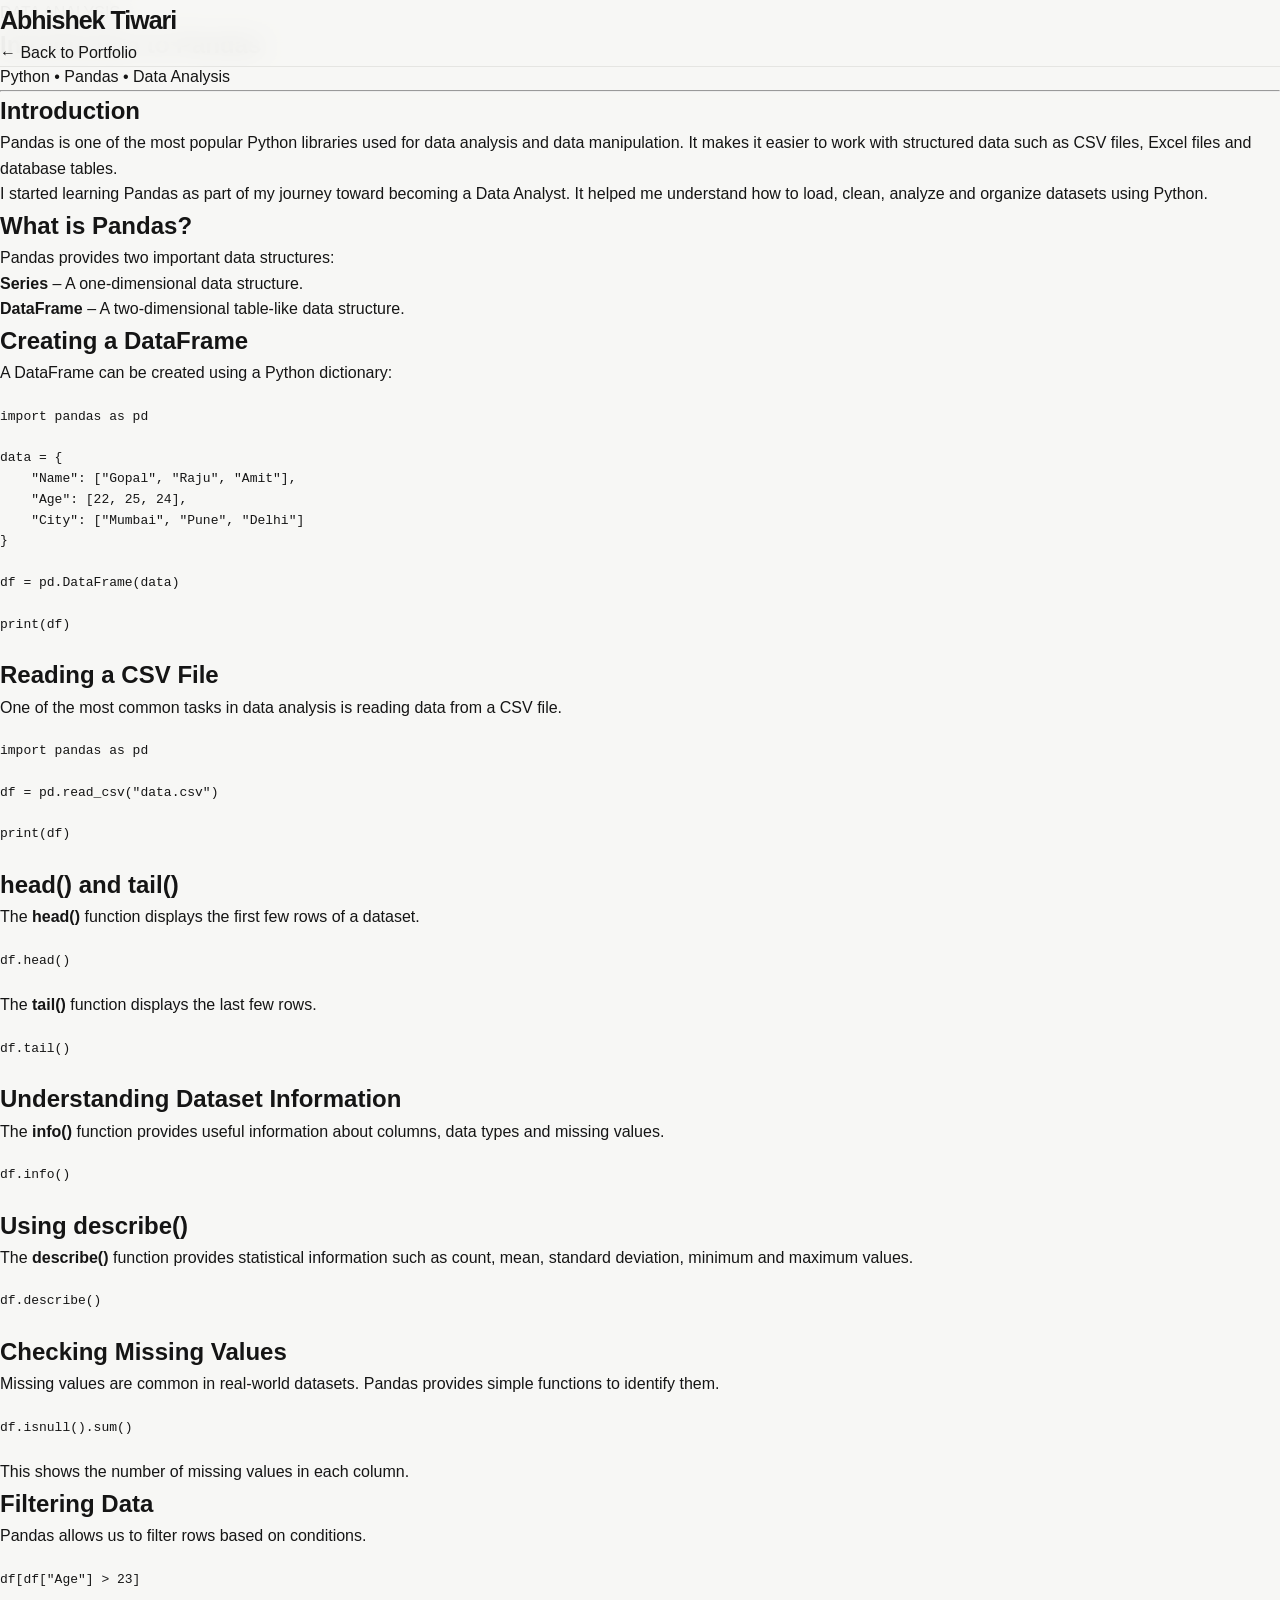
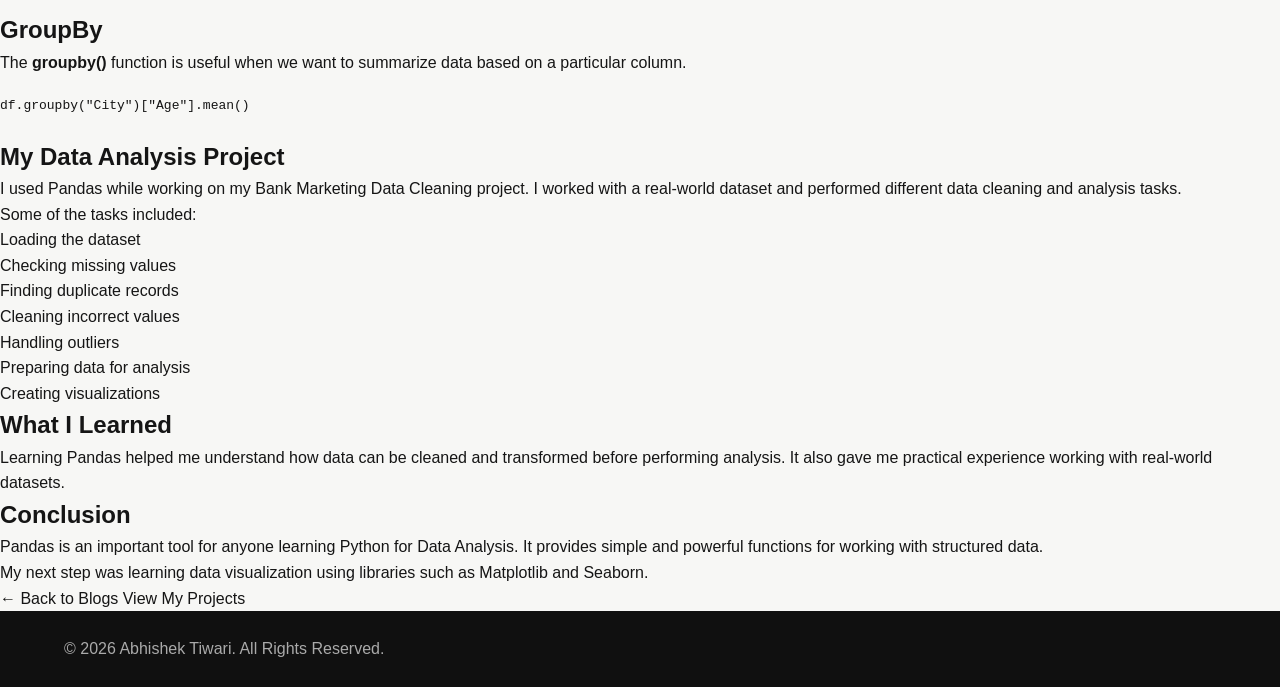
<file: blogs/pandas.html>
<!DOCTYPE html>
<html lang="en">

<head>
    <meta charset="UTF-8">
    <meta name="viewport" content="width=device-width, initial-scale=1.0">

    <title>Introduction to Pandas | Abhishek Tiwari</title>

    <link rel="stylesheet" href="../style.css">
</head>

<body>

    <!-- Navigation -->
    <header>
        <nav>
            <div class="logo">Abhishek Tiwari</div>

            <a href="../index.html" class="blog-home">
                ← Back to Portfolio
            </a>
        </nav>
    </header>


    <!-- Blog Post -->
    <section class="blog-post">

        <p class="blog-type">DATA ANALYSIS</p>

        <h1>Introduction to Pandas</h1>

        <p class="blog-date">
            Python • Pandas • Data Analysis
        </p>

        <hr>


        <!-- Introduction -->
        <h2>Introduction</h2>

        <p>
            Pandas is one of the most popular Python libraries used
            for data analysis and data manipulation. It makes it
            easier to work with structured data such as CSV files,
            Excel files and database tables.
        </p>

        <p>
            I started learning Pandas as part of my journey toward
            becoming a Data Analyst. It helped me understand how to
            load, clean, analyze and organize datasets using Python.
        </p>


        <!-- What is Pandas -->
        <h2>What is Pandas?</h2>

        <p>
            Pandas provides two important data structures:
        </p>

        <ul>
            <li><strong>Series</strong> – A one-dimensional data structure.</li>
            <li><strong>DataFrame</strong> – A two-dimensional table-like data structure.</li>
        </ul>


        <!-- Creating DataFrame -->
        <h2>Creating a DataFrame</h2>

        <p>
            A DataFrame can be created using a Python dictionary:
        </p>

        <pre><code>
import pandas as pd

data = {
    "Name": ["Gopal", "Raju", "Amit"],
    "Age": [22, 25, 24],
    "City": ["Mumbai", "Pune", "Delhi"]
}

df = pd.DataFrame(data)

print(df)
        </code></pre>


        <!-- Reading CSV -->
        <h2>Reading a CSV File</h2>

        <p>
            One of the most common tasks in data analysis is reading
            data from a CSV file.
        </p>

        <pre><code>
import pandas as pd

df = pd.read_csv("data.csv")

print(df)
        </code></pre>


        <!-- Head and Tail -->
        <h2>head() and tail()</h2>

        <p>
            The <strong>head()</strong> function displays the first
            few rows of a dataset.
        </p>

        <pre><code>
df.head()
        </code></pre>

        <p>
            The <strong>tail()</strong> function displays the last
            few rows.
        </p>

        <pre><code>
df.tail()
        </code></pre>


        <!-- Information -->
        <h2>Understanding Dataset Information</h2>

        <p>
            The <strong>info()</strong> function provides useful
            information about columns, data types and missing values.
        </p>

        <pre><code>
df.info()
        </code></pre>


        <!-- Describe -->
        <h2>Using describe()</h2>

        <p>
            The <strong>describe()</strong> function provides
            statistical information such as count, mean, standard
            deviation, minimum and maximum values.
        </p>

        <pre><code>
df.describe()
        </code></pre>


        <!-- Missing Values -->
        <h2>Checking Missing Values</h2>

        <p>
            Missing values are common in real-world datasets.
            Pandas provides simple functions to identify them.
        </p>

        <pre><code>
df.isnull().sum()
        </code></pre>

        <p>
            This shows the number of missing values in each column.
        </p>


        <!-- Filtering -->
        <h2>Filtering Data</h2>

        <p>
            Pandas allows us to filter rows based on conditions.
        </p>

        <pre><code>
df[df["Age"] > 23]
        </code></pre>


        <!-- GroupBy -->
        <h2>GroupBy</h2>

        <p>
            The <strong>groupby()</strong> function is useful when
            we want to summarize data based on a particular column.
        </p>

        <pre><code>
df.groupby("City")["Age"].mean()
        </code></pre>


        <!-- Project -->
        <h2>My Data Analysis Project</h2>

        <p>
            I used Pandas while working on my Bank Marketing Data
            Cleaning project. I worked with a real-world dataset
            and performed different data cleaning and analysis tasks.
        </p>

        <p>
            Some of the tasks included:
        </p>

        <ul>
            <li>Loading the dataset</li>
            <li>Checking missing values</li>
            <li>Finding duplicate records</li>
            <li>Cleaning incorrect values</li>
            <li>Handling outliers</li>
            <li>Preparing data for analysis</li>
            <li>Creating visualizations</li>
        </ul>


        <!-- Learning -->
        <h2>What I Learned</h2>

        <p>
            Learning Pandas helped me understand how data can be
            cleaned and transformed before performing analysis.
            It also gave me practical experience working with
            real-world datasets.
        </p>


        <!-- Conclusion -->
        <h2>Conclusion</h2>

        <p>
            Pandas is an important tool for anyone learning Python
            for Data Analysis. It provides simple and powerful
            functions for working with structured data.
        </p>

        <p>
            My next step was learning data visualization using
            libraries such as Matplotlib and Seaborn.
        </p>


        <!-- Buttons -->
        <div class="blog-navigation">

            <a href="../index.html#blog" class="blog-btn">
                ← Back to Blogs
            </a>

            <a href="../index.html#projects" class="blog-btn">
                View My Projects
            </a>

        </div>

    </section>


    <!-- Footer -->
    <footer>
        <p>© 2026 Abhishek Tiwari. All Rights Reserved.</p>
    </footer>

</body>

</html>
</file>
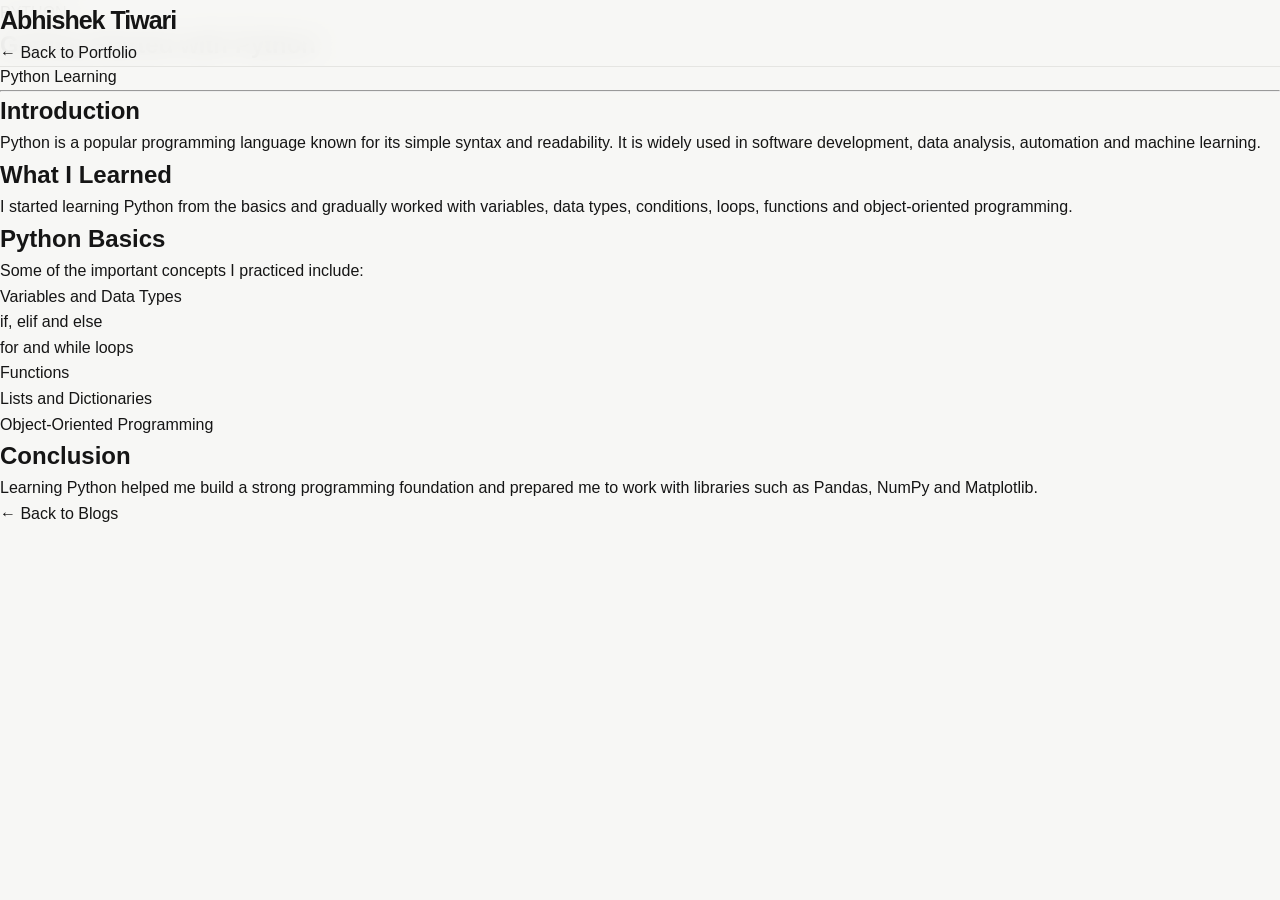
<file: blogs/python.html>
<!DOCTYPE html>
<html lang="en">

<head>
    <meta charset="UTF-8">
    <meta name="viewport" content="width=device-width, initial-scale=1.0">

    <title>Getting Started with Python | Abhishek Tiwari</title>

    <link rel="stylesheet" href="../style.css">
</head>

<body>

    <header>
        <nav>
            <div class="logo">Abhishek Tiwari</div>

            <a href="../index.html" class="blog-home">
                ← Back to Portfolio
            </a>
        </nav>
    </header>

    <section class="blog-post">

        <p class="blog-type">PYTHON</p>

        <h1>Getting Started with Python</h1>

        <p class="blog-date">
            Python Learning
        </p>

        <hr>

        <h2>Introduction</h2>

        <p>
            Python is a popular programming language known for its
            simple syntax and readability. It is widely used in
            software development, data analysis, automation and
            machine learning.
        </p>

        <h2>What I Learned</h2>

        <p>
            I started learning Python from the basics and gradually
            worked with variables, data types, conditions, loops,
            functions and object-oriented programming.
        </p>

        <h2>Python Basics</h2>

        <p>
            Some of the important concepts I practiced include:
        </p>

        <ul>
            <li>Variables and Data Types</li>
            <li>if, elif and else</li>
            <li>for and while loops</li>
            <li>Functions</li>
            <li>Lists and Dictionaries</li>
            <li>Object-Oriented Programming</li>
        </ul>

        <h2>Conclusion</h2>

        <p>
            Learning Python helped me build a strong programming
            foundation and prepared me to work with libraries such
            as Pandas, NumPy and Matplotlib.
        </p>

        <a href="../index.html#blog" class="blog-btn">
            ← Back to Blogs
        </a>

    </section>

</body>

</html>
</file>
<file: style.css>
/* =====================================================
   RESET
===================================================== */

* {
    margin: 0;
    padding: 0;
    box-sizing: border-box;
}

html {
    scroll-behavior: smooth;
}

body {
    font-family: Arial, Helvetica, sans-serif;
    background: #f7f7f5;
    color: #151515;
    line-height: 1.6;
}

a {
    text-decoration: none;
    color: inherit;
}

img {
    max-width: 100%;
    display: block;
}


/* =====================================================
   NAVBAR
===================================================== */

header {
    position: fixed;
    top: 0;
    left: 0;

    width: 100%;

    z-index: 1000;

    background: rgba(247, 247, 245, 0.92);

    backdrop-filter: blur(12px);

    border-bottom: 1px solid #e5e5e2;
}

.navbar {
    width: 90%;
    max-width: 1200px;

    height: 75px;

    margin: auto;

    display: flex;
    align-items: center;
    justify-content: space-between;
}

.logo {
    font-size: 25px;
    font-weight: 800;

    letter-spacing: -1px;
}

.logo span {
    color: #2563eb;
}

.nav-links {
    display: flex;

    list-style: none;

    gap: 32px;
}

.nav-links a {
    position: relative;

    font-size: 14px;
    font-weight: 600;

    color: #555;

    transition: 0.3s;
}

.nav-links a::after {
    content: "";

    position: absolute;

    left: 0;
    bottom: -7px;

    width: 0;
    height: 2px;

    background: #2563eb;

    transition: 0.3s;
}

.nav-links a:hover {
    color: #111;
}

.nav-links a:hover::after {
    width: 100%;
}

.menu-toggle {
    display: none;

    border: none;

    background: none;

    font-size: 22px;

    cursor: pointer;
}


/* =====================================================
   HERO
===================================================== */

.hero {
    min-height: 100vh;

    padding: 140px 5% 60px;

    position: relative;

    overflow: hidden;

    background:
        radial-gradient(
            circle at 85% 30%,
            rgba(37, 99, 235, 0.12),
            transparent 30%
        );
}

.hero-content {
    width: 90%;
    max-width: 1200px;

    margin: auto;

    min-height: 75vh;

    display: grid;

    grid-template-columns: 1.1fr 0.9fr;

    align-items: center;

    gap: 80px;
}

.small-heading {
    color: #2563eb;

    font-size: 13px;

    font-weight: 800;

    letter-spacing: 4px;

    margin-bottom: 15px;
}

.hero h1 {
    font-size: clamp(60px, 8vw, 105px);

    line-height: 0.9;

    letter-spacing: -6px;

    font-weight: 800;

    margin-bottom: 25px;
}

.hero h1 span {
    color: #2563eb;
}

.hero h2 {
    font-size: 24px;

    font-weight: 500;

    color: #444;

    margin-bottom: 20px;
}

.hero-description {
    max-width: 560px;

    color: #6b6b6b;

    font-size: 17px;

    line-height: 1.8;
}

.hero-buttons {
    display: flex;

    align-items: center;

    gap: 12px;

    margin-top: 30px;
}

.primary-btn,
.secondary-btn {
    padding: 13px 21px;

    border-radius: 6px;

    font-size: 14px;

    font-weight: 700;

    transition: 0.3s;
}

.primary-btn {
    background: #151515;

    color: white;
}

.primary-btn:hover {
    background: #2563eb;

    transform: translateY(-3px);
}

.primary-btn i {
    margin-left: 8px;
}

.secondary-btn {
    border: 1px solid #ccc;

    color: #222;

    background: white;
}

.secondary-btn:hover {
    border-color: #2563eb;

    color: #2563eb;
}

.social-links {
    display: flex;

    gap: 18px;

    margin-top: 25px;
}

.social-links a {
    width: 40px;
    height: 40px;

    display: flex;

    align-items: center;
    justify-content: center;

    border: 1px solid #ddd;

    border-radius: 50%;

    background: white;

    color: #444;

    transition: 0.3s;
}

.social-links a:hover {
    background: #2563eb;

    border-color: #2563eb;

    color: white;

    transform: translateY(-3px);
}


/* =====================================================
   HERO IMAGE
===================================================== */

.hero-image-area {
    position: relative;

    width: 390px;
    height: 470px;

    margin: auto;
}

.profile-image {
    position: absolute;

    width: 330px;
    height: 410px;

    right: 15px;
    top: 20px;

    object-fit: cover;

    border-radius: 12px;

    z-index: 2;

    filter: grayscale(10%);

    box-shadow:
        20px 20px 0 #151515;
}

.image-outline {
    position: absolute;

    width: 330px;
    height: 410px;

    right: 0;
    top: 0;

    border: 2px solid #2563eb;

    border-radius: 12px;

    z-index: 1;
}

.floating-card {
    position: absolute;

    left: 0;
    bottom: 35px;

    z-index: 3;

    background: #151515;

    color: white;

    padding: 18px 22px;

    min-width: 150px;

    border-radius: 6px;

    box-shadow: 0 10px 30px rgba(0, 0, 0, 0.18);
}

.floating-card span {
    color: #6ea1ff;

    font-size: 12px;

    font-weight: 700;
}

.floating-card p {
    font-size: 13px;

    line-height: 1.4;

    margin-top: 4px;
}

.scroll-down {
    position: absolute;

    bottom: 30px;
    left: 5%;

    display: flex;

    align-items: center;

    gap: 12px;

    color: #999;

    font-size: 10px;

    letter-spacing: 2px;
}

.scroll-down i {
    color: #2563eb;
}


/* =====================================================
   COMMON SECTION
===================================================== */

.section {
    width: 90%;
    max-width: 1200px;

    margin: auto;

    padding: 120px 0;
}

.section-label {
    display: flex;

    align-items: center;

    gap: 12px;

    color: #777;

    font-size: 11px;

    font-weight: 800;

    letter-spacing: 2.5px;

    margin-bottom: 35px;
}

.section-label span {
    color: #2563eb;
}

.section-title {
    font-size: clamp(40px, 5vw, 65px);

    line-height: 1;

    letter-spacing: -3px;

    margin-bottom: 50px;
}

.section-title span {
    color: #2563eb;
}


/* =====================================================
   ABOUT
===================================================== */

.about-section {
    border-top: 1px solid #e1e1de;
}

.about-grid {
    display: grid;

    grid-template-columns: 1fr 1fr;

    gap: 100px;
}

.about-text {
    max-width: 580px;
}

.about-text p {
    color: #666;

    font-size: 16px;

    line-height: 1.9;

    margin-bottom: 20px;
}

.about-details {
    display: grid;

    grid-template-columns: 1fr 1fr;

    gap: 20px;

    margin-top: 35px;

    padding-top: 25px;

    border-top: 1px solid #ddd;
}

.about-details div {
    display: flex;

    flex-direction: column;

    gap: 5px;
}

.about-details span {
    color: #999;

    font-size: 10px;

    font-weight: 800;

    letter-spacing: 2px;
}

.about-details strong {
    font-size: 13px;

    color: #333;
}


/* =====================================================
   SKILLS
===================================================== */

.skills-section {
    max-width: none;

    width: 100%;

    padding-left: 5%;
    padding-right: 5%;

    background: #151515;

    color: white;
}

.skills-section .section-label {
    color: #aaa;
}

.skills-section .section-title {
    color: white;
}

.skills-grid {
    max-width: 1200px;

    margin: auto;

    display: grid;

    grid-template-columns: repeat(4, 1fr);

    border-top: 1px solid #333;

    border-left: 1px solid #333;
}

.skill-group {
    min-height: 260px;

    padding: 30px;

    border-right: 1px solid #333;

    border-bottom: 1px solid #333;
}

.skill-number {
    color: #2563eb;

    font-size: 12px;

    font-weight: 800;

    margin-bottom: 35px;
}

.skill-group h3 {
    font-size: 20px;

    margin-bottom: 25px;
}

.skill-tags {
    display: flex;

    flex-wrap: wrap;

    gap: 8px;
}

.skill-tags span {
    border: 1px solid #3b3b3b;

    padding: 7px 10px;

    border-radius: 4px;

    color: #bbb;

    font-size: 12px;

    transition: 0.3s;
}

.skill-tags span:hover {
    color: white;

    border-color: #2563eb;
}


/* =====================================================
   EXPERIENCE
===================================================== */

.experience-section {
    border-bottom: 1px solid #e1e1de;
}

.timeline {
    margin-top: 20px;
}

.timeline-item {
    display: grid;

    grid-template-columns: 160px 40px 1fr;

    gap: 20px;

    min-height: 230px;
}

.timeline-date {
    color: #888;

    font-size: 12px;

    font-weight: 700;

    padding-top: 5px;
}

.timeline-line {
    position: relative;

    display: flex;

    justify-content: center;
}

.timeline-line::before {
    content: "";

    position: absolute;

    top: 0;
    bottom: 0;

    width: 1px;

    background: #ddd;
}

.timeline-line span {
    position: relative;

    width: 11px;
    height: 11px;

    border-radius: 50%;

    background: #2563eb;

    border: 3px solid #f7f7f5;

    z-index: 2;
}

.timeline-content {
    padding-bottom: 50px;
}

.timeline-content h3 {
    font-size: 23px;

    margin-bottom: 3px;
}

.timeline-content h4 {
    color: #2563eb;

    font-size: 14px;

    font-weight: 600;

    margin-bottom: 15px;
}

.timeline-content p {
    max-width: 650px;

    color: #6b6b6b;

    font-size: 14px;

    line-height: 1.8;
}

.experience-tags {
    display: flex;

    gap: 8px;

    margin-top: 18px;

    flex-wrap: wrap;
}

.experience-tags span {
    background: #eee;

    padding: 5px 9px;

    border-radius: 4px;

    font-size: 11px;

    color: #555;
}


/* =====================================================
   PROJECTS
===================================================== */

.projects-heading {
    display: flex;

    justify-content: space-between;

    align-items: end;

    gap: 50px;
}

.projects-heading p {
    max-width: 350px;

    color: #777;

    font-size: 14px;

    line-height: 1.8;
}

.projects-grid {
    display: grid;

    grid-template-columns: repeat(2, 1fr);

    gap: 35px;

    margin-top: 20px;
}

.project-card {
    background: white;

    border: 1px solid #e1e1de;

    border-radius: 8px;

    overflow: hidden;

    transition: 0.35s;
}

.project-card:hover {
    transform: translateY(-7px);

    box-shadow: 0 20px 45px rgba(0, 0, 0, 0.08);
}

.project-image {
    width: 100%;

    height: 220px;

    overflow: hidden;

    background: #e8e8e5;
}

.project-image img {
    width: 100%;
    height: 100%;

    object-fit: cover;

    transition: 0.5s;
}

.project-card:hover .project-image img {
    transform: scale(1.05);
}

.project-info {
    position: relative;

    padding: 28px;
}

.project-number {
    color: #2563eb;

    font-size: 11px;

    font-weight: 800;

    letter-spacing: 1px;
}

.project-info h3 {
    font-size: 24px;

    margin: 8px 0 12px;
}

.project-info p {
    color: #707070;

    font-size: 14px;

    line-height: 1.8;

    min-height: 75px;
}

.project-tech {
    display: flex;

    flex-wrap: wrap;

    gap: 7px;

    margin: 18px 0;
}

.project-tech span {
    padding: 5px 9px;

    background: #f1f4fb;

    color: #315db9;

    font-size: 11px;

    border-radius: 4px;
}

.project-link {
    display: inline-flex;

    align-items: center;

    gap: 8px;

    color: #151515;

    font-size: 13px;

    font-weight: 700;

    transition: 0.3s;
}

.project-link:hover {
    color: #2563eb;

    gap: 12px;
}


/* =====================================================
   BLOG
===================================================== */

.blog-section {
    max-width: none;

    width: 100%;

    padding-left: 5%;
    padding-right: 5%;

    background: #eeeeeb;
}

.blog-heading {
    max-width: 1200px;

    margin: auto;
}

.blog-grid {
    max-width: 1200px;

    margin: auto;

    display: grid;

    grid-template-columns: repeat(3, 1fr);

    gap: 25px;
}

.blog-card {
    background: white;

    border: 1px solid #ddd;

    border-radius: 7px;

    overflow: hidden;

    transition: 0.3s;
}

.blog-card:hover {
    transform: translateY(-6px);

    box-shadow: 0 15px 35px rgba(0, 0, 0, 0.08);
}

.blog-image {
    width: 100%;

    height: 190px;

    overflow: hidden;
}

.blog-image img {
    width: 100%;
    height: 100%;

    object-fit: cover;

    transition: 0.4s;
}

.blog-card:hover .blog-image img {
    transform: scale(1.05);
}

.blog-content {
    padding: 25px;
}

.blog-content > span {
    color: #2563eb;

    font-size: 10px;

    font-weight: 800;

    letter-spacing: 2px;
}

.blog-content h3 {
    font-size: 21px;

    margin: 10px 0;
}

.blog-content p {
    color: #777;

    font-size: 13px;

    line-height: 1.8;

    margin-bottom: 20px;
}

.blog-content a {
    display: inline-flex;

    gap: 8px;

    align-items: center;

    color: #151515;

    font-size: 12px;

    font-weight: 700;
}

.blog-content a:hover {
    color: #2563eb;
}

.blog-coming {
    display: flex;

    flex-direction: column;
}

.coming-icon {
    height: 190px;

    display: flex;

    align-items: center;
    justify-content: center;

    background: #151515;

    color: #2563eb;

    font-size: 40px;
}


/* =====================================================
   CONTACT
===================================================== */

.contact-section {
    width: 100%;

    background: #2563eb;

    color: white;

    padding: 110px 5%;
}

.contact-inner {
    max-width: 1200px;

    margin: auto;
}

.contact-section .section-label {
    color: rgba(255, 255, 255, 0.7);
}

.contact-section .section-label span {
    color: white;
}

.contact-section h2 {
    font-size: clamp(45px, 6vw, 75px);

    line-height: 1;

    letter-spacing: -4px;

    margin-bottom: 25px;
}

.contact-section h2 span {
    color: #cbdcff;
}

.contact-section p {
    max-width: 500px;

    color: rgba(255, 255, 255, 0.8);

    font-size: 15px;

    margin-bottom: 25px;
}

.contact-email {
    display: inline-flex;

    align-items: center;

    gap: 12px;

    color: white;

    font-size: 20px;

    font-weight: 700;

    border-bottom: 2px solid white;

    padding-bottom: 5px;

    transition: 0.3s;
}

.contact-email:hover {
    color: #dce7ff;

    gap: 18px;
}

.contact-social {
    display: flex;

    gap: 25px;

    margin-top: 45px;
}

.contact-social a {
    color: white;

    font-size: 13px;

    font-weight: 700;

    border-bottom: 1px solid rgba(255,255,255,0.5);

    padding-bottom: 4px;
}

.contact-social a:hover {
    border-color: white;
}


/* =====================================================
   FOOTER
===================================================== */

footer {
    background: #101010;

    color: #aaa;

    padding: 25px 5%;
}

.footer-content {
    max-width: 1200px;

    margin: auto;

    display: flex;

    justify-content: space-between;

    font-size: 11px;
}


/* =====================================================
   BACK TO TOP
===================================================== */

#backToTop {
    position: fixed;

    right: 25px;
    bottom: 25px;

    width: 45px;
    height: 45px;

    display: none;

    align-items: center;
    justify-content: center;

    border: none;

    border-radius: 50%;

    background: #151515;

    color: white;

    cursor: pointer;

    z-index: 1000;

    transition: 0.3s;
}

#backToTop:hover {
    background: #2563eb;

    transform: translateY(-4px);
}


/* =====================================================
   TABLET
===================================================== */

@media (max-width: 900px) {

    .hero-content {
        grid-template-columns: 1fr;

        text-align: center;

        gap: 60px;
    }

    .hero-description {
        margin: auto;
    }

    .hero-buttons,
    .social-links {
        justify-content: center;
    }

    .hero-image-area {
        margin: 0 auto;
    }

    .scroll-down {
        display: none;
    }

    .about-grid {
        grid-template-columns: 1fr;

        gap: 30px;
    }

    .skills-grid {
        grid-template-columns: repeat(2, 1fr);
    }

    .blog-grid {
        grid-template-columns: 1fr 1fr;
    }

}


/* =====================================================
   MOBILE
===================================================== */

@media (max-width: 700px) {

    .navbar {
        height: 65px;
    }

    .menu-toggle {
        display: block;
    }

    .nav-links {
        display: none;

        position: absolute;

        top: 65px;
        left: 0;

        width: 100%;

        flex-direction: column;

        gap: 0;

        padding: 15px 0;

        background: #f7f7f5;

        border-bottom: 1px solid #ddd;
    }

    .nav-links.active {
        display: flex;
    }

    .nav-links li {
        text-align: center;

        padding: 10px;
    }

    .hero {
        padding-top: 110px;
    }

    .hero h1 {
        font-size: 65px;

        letter-spacing: -4px;
    }

    .hero h2 {
        font-size: 20px;
    }

    .hero-description {
        font-size: 15px;
    }

    .hero-image-area {
        width: 310px;

        height: 380px;
    }

    .profile-image,
    .image-outline {
        width: 270px;

        height: 335px;
    }

    .profile-image {
        right: 10px;
    }

    .floating-card {
        bottom: 15px;
    }

    .section {
        padding: 80px 0;
    }

    .section-title {
        font-size: 43px;

        letter-spacing: -2px;
    }

    .skills-section,
    .blog-section {
        padding-left: 5%;
        padding-right: 5%;
    }

    .skills-grid {
        grid-template-columns: 1fr;
    }

    .skill-group {
        min-height: auto;

        padding: 25px;
    }

    .timeline-item {
        grid-template-columns: 80px 25px 1fr;

        gap: 10px;
    }

    .timeline-date {
        font-size: 10px;
    }

    .timeline-content h3 {
        font-size: 19px;
    }

    .projects-heading {
        display: block;
    }

    .projects-heading p {
        margin-top: -25px;

        margin-bottom: 35px;
    }

    .projects-grid {
        grid-template-columns: 1fr;

        gap: 25px;
    }

    .project-image {
        height: 200px;
    }

    .blog-grid {
        grid-template-columns: 1fr;
    }

    .contact-section {
        padding: 80px 5%;
    }

    .contact-section h2 {
        font-size: 48px;

        letter-spacing: -2px;
    }

    .contact-email {
        font-size: 15px;
    }

    .footer-content {
        flex-direction: column;

        gap: 8px;

        text-align: center;
    }

}


/* =====================================================
   SMALL MOBILE
===================================================== */

@media (max-width: 430px) {

    .hero h1 {
        font-size: 54px;
    }

    .hero-image-area {
        width: 280px;

        height: 350px;
    }

    .profile-image,
    .image-outline {
        width: 240px;

        height: 300px;
    }

    .profile-image {
        box-shadow: 14px 14px 0 #151515;
    }

    .about-details {
        grid-template-columns: 1fr;
    }

    .timeline-item {
        grid-template-columns: 65px 20px 1fr;
    }

    .project-info {
        padding: 22px;
    }

    #backToTop {
        right: 18px;

        bottom: 18px;
    }

}
</file>
